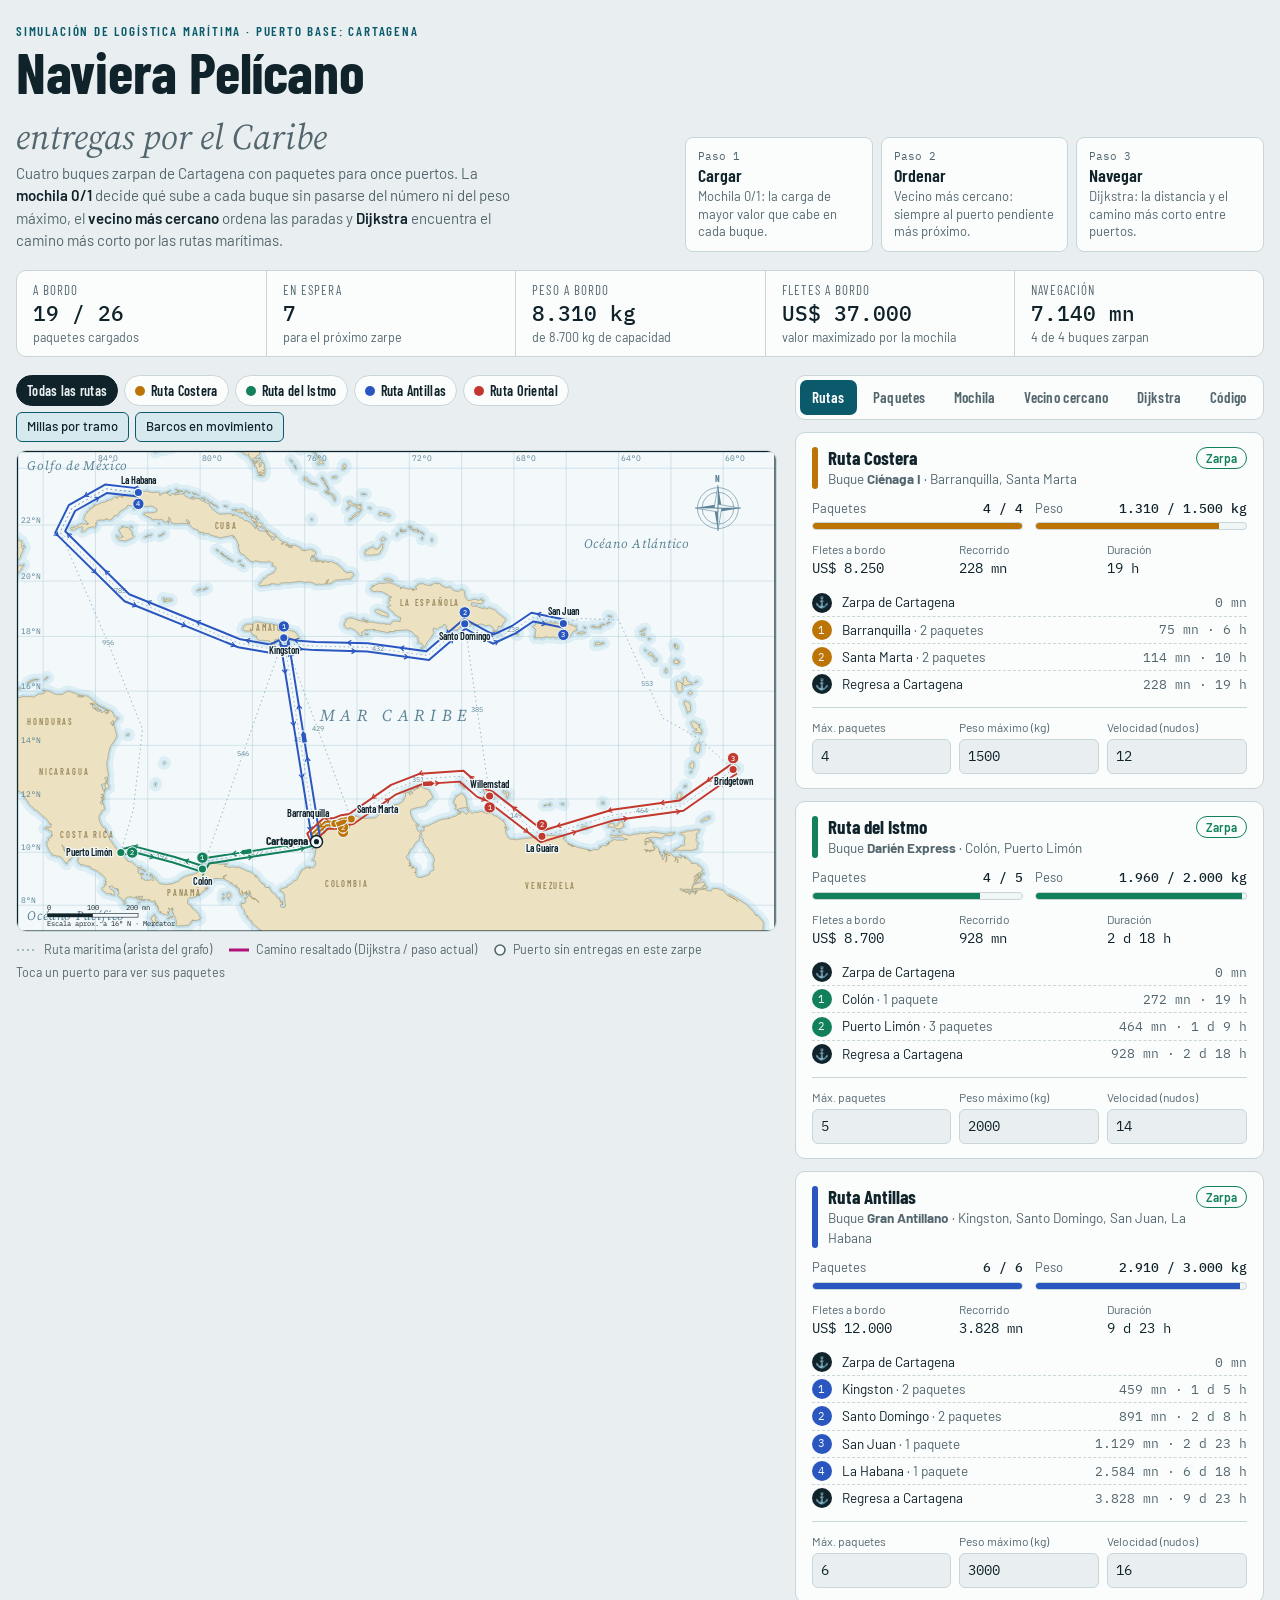
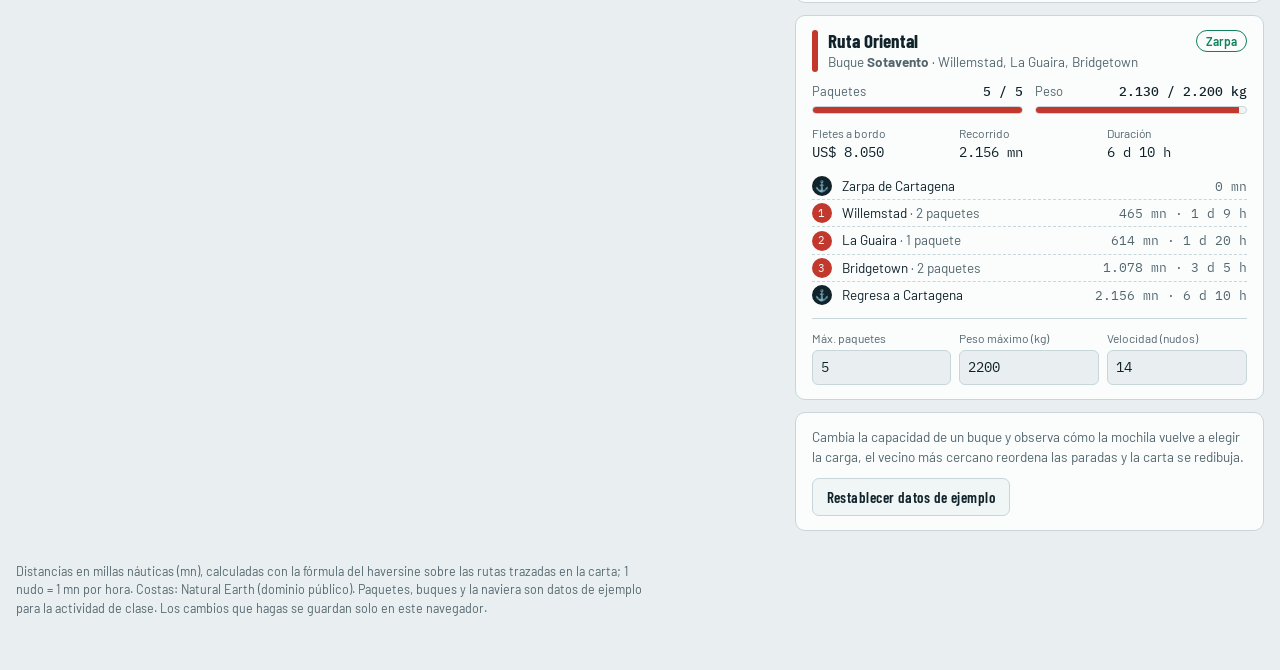
<file: Actividad Naviera Pelicano/Actividad Naviera Pelicano/naviera-pelicano.html>
<!doctype html>
<html lang="es">
<head>
<meta charset="utf-8">
<meta name="viewport" content="width=device-width, initial-scale=1, viewport-fit=cover">
<title>Simulador Naviera Pelícano</title>
<meta name="claude:viewport-fit-sides" content="cover">
<link rel="preconnect" href="https://fonts.googleapis.com">
<link rel="preconnect" href="https://fonts.gstatic.com" crossorigin>
<link rel="stylesheet" href="https://fonts.googleapis.com/css2?family=Barlow+Condensed:wght@500;600;700&family=Barlow:ital,wght@0,400;0,500;0,600;1,400&family=IBM+Plex+Mono:wght@400;500&family=Source+Serif+4:ital,wght@1,400;1,600&display=swap">
<style>
/* Layout: la carta náutica es la protagonista (columna ancha que se queda fija al desplazarse);
   a la derecha, la mesa de control con pestañas explica cada algoritmo. En pantallas angostas todo se apila. */
:root {
  --bg: #e9eff0;
  --surface: #fbfdfd;
  --surface-2: #f0f5f6;
  --ink: #10222a;
  --muted: #53666e;
  --line: #c8d5d9;
  --accent: #0b5a6b;
  --accent-ink: #ffffff;
  --accent-soft: #d5e9ee;
  --overprint: #b0127a;
  --sea: #f3f9fb;
  --shoal-1: #ddeef4;
  --shoal-2: #c4dfea;
  --land: #ece2c2;
  --land-edge: #9c8a5c;
  --grid: #a9c6d3;
  --grid-ink: #5c8496;
  --halo: #f3f9fb;
  --r-costera: #bd7406;
  --r-istmo: #12805a;
  --r-antillas: #2a56c0;
  --r-oriental: #c2382d;
  --ok: #12805a;
  --wait: #a35f00;
  --f-display: "Barlow Condensed", "Arial Narrow", system-ui, sans-serif;
  --f-body: "Barlow", system-ui, -apple-system, "Segoe UI", sans-serif;
  --f-serif: "Source Serif 4", Georgia, "Times New Roman", serif;
  --f-mono: "IBM Plex Mono", ui-monospace, Consolas, monospace;
}
@media (prefers-color-scheme: dark) {
  :root:not([data-theme="light"]) {
    --bg: #0a1316; --surface: #101d22; --surface-2: #15272e; --ink: #e2ecee; --muted: #93a8ae; --line: #243a41;
    --accent: #5cc2d6; --accent-ink: #062027; --accent-soft: #15353d; --overprint: #ff5cc6;
    --sea: #0d1c23; --shoal-1: #10252e; --shoal-2: #143140; --land: #2a3127; --land-edge: #5a6650;
    --grid: #1d3a46; --grid-ink: #6f94a2; --halo: #0d1c23;
    --r-costera: #f0a73a; --r-istmo: #3cc68e; --r-antillas: #7fa3ff; --r-oriental: #ff7466;
    --ok: #3cc68e; --wait: #f0a73a;
    color-scheme: dark;
  }
}
:root[data-theme="dark"] {
  --bg: #0a1316; --surface: #101d22; --surface-2: #15272e; --ink: #e2ecee; --muted: #93a8ae; --line: #243a41;
  --accent: #5cc2d6; --accent-ink: #062027; --accent-soft: #15353d; --overprint: #ff5cc6;
  --sea: #0d1c23; --shoal-1: #10252e; --shoal-2: #143140; --land: #2a3127; --land-edge: #5a6650;
  --grid: #1d3a46; --grid-ink: #6f94a2; --halo: #0d1c23;
  --r-costera: #f0a73a; --r-istmo: #3cc68e; --r-antillas: #7fa3ff; --r-oriental: #ff7466;
  --ok: #3cc68e; --wait: #f0a73a;
  color-scheme: dark;
}

*, *::before, *::after { box-sizing: border-box; }
body { background: var(--bg); color: var(--ink); font-family: var(--f-body); font-size: 15px; line-height: 1.5; }
button, input, select { font: inherit; color: inherit; }
:focus-visible { outline: 2px solid var(--accent); outline-offset: 2px; }

.pagina {
  max-width: 1500px; margin: 0 auto; display: grid; gap: 18px;
  padding-block: 22px 40px;
  padding-left: max(16px, env(safe-area-inset-left, 0px));
  padding-right: max(16px, env(safe-area-inset-right, 0px));
}

/* Cabecera */
.cabecera { display: grid; grid-template-columns: minmax(0, 1.1fr) minmax(0, 1fr); gap: 20px 32px; align-items: end; }
.eyebrow { margin: 0; font-family: var(--f-display); font-weight: 600; font-size: 13px; letter-spacing: .14em; text-transform: uppercase; color: var(--accent); }
h1 { margin: 2px 0 8px; font-family: var(--f-display); font-weight: 700; font-size: clamp(36px, 5vw, 58px); line-height: .95; letter-spacing: -.005em; text-wrap: balance; }
h1 em { font-family: var(--f-serif); font-style: italic; font-weight: 400; color: var(--muted); font-size: .62em; letter-spacing: 0; }
.bajada { margin: 0; max-width: 64ch; color: var(--muted); }
.bajada b { color: var(--ink); font-weight: 600; }
.flujo { list-style: none; margin: 0; padding: 0; display: grid; grid-template-columns: repeat(3, minmax(0, 1fr)); gap: 8px; }
.flujo button {
  width: 100%; height: 100%; text-align: left; cursor: pointer; display: grid; gap: 2px; align-content: start;
  padding: 10px 12px; border: 1px solid var(--line); border-radius: 8px; background: var(--surface);
}
.flujo button:hover { border-color: var(--accent); }
.flujo .n { font-family: var(--f-mono); font-size: 11px; color: var(--muted); }
.flujo .t { font-family: var(--f-display); font-weight: 600; font-size: 18px; line-height: 1.1; }
.flujo .d { font-size: 13px; color: var(--muted); line-height: 1.35; }

/* Resumen */
.kpis { display: grid; grid-template-columns: repeat(5, minmax(0, 1fr)); background: var(--surface); border: 1px solid var(--line); border-radius: 10px; }
.kpi { padding: 10px 16px; display: grid; gap: 0; min-width: 0; }
.kpi + .kpi { border-left: 1px solid var(--line); }
.kpi span { font-family: var(--f-display); font-size: 13px; letter-spacing: .08em; text-transform: uppercase; color: var(--muted); }
.kpi b { font-family: var(--f-mono); font-weight: 500; font-size: 21px; font-variant-numeric: tabular-nums; line-height: 1.3; }
.kpi small { color: var(--muted); font-size: 12.5px; }

/* Tablero */
.tablero { display: grid; grid-template-columns: minmax(0, 1.62fr) minmax(0, 1fr); gap: 18px; align-items: start; }
.col-mapa { position: sticky; top: calc(env(safe-area-inset-top, 0px) + 12px); display: grid; gap: 8px; min-width: 0; }
.col-panel { min-width: 0; display: grid; gap: 12px; }

.mapa-barra { display: flex; flex-wrap: wrap; gap: 6px 10px; align-items: center; justify-content: space-between; }
.chips { display: flex; flex-wrap: wrap; gap: 6px; }
.chip {
  display: inline-flex; align-items: center; gap: 6px; cursor: pointer;
  padding: 4px 10px; border-radius: 999px; border: 1px solid var(--line); background: var(--surface);
  font-family: var(--f-display); font-weight: 600; font-size: 14px; letter-spacing: .02em;
}
.chip i { width: 10px; height: 10px; border-radius: 50%; background: var(--c, var(--muted)); }
.chip[aria-pressed="true"] { background: var(--ink); color: var(--bg); border-color: var(--ink); }
.interruptores { display: flex; gap: 6px; flex-wrap: wrap; }
.boton-sec {
  cursor: pointer; padding: 4px 10px; border-radius: 6px; border: 1px solid var(--line); background: var(--surface);
  font-size: 13px; font-weight: 500; display: inline-flex; gap: 6px; align-items: center;
}
.boton-sec[aria-pressed="true"] { background: var(--accent-soft); border-color: var(--accent); }

.mapa-marco { border: 1px solid var(--line); border-radius: 10px; background: var(--sea); overflow: hidden; }
.mapa-scroll { overflow-x: auto; }
.mapa-lienzo { position: relative; min-width: 680px; }
#mapa { display: block; width: 100%; height: auto; user-select: none; }

/* Carta náutica (SVG) */
.mar { fill: var(--sea); }
.bajo-1 { fill: var(--shoal-1); stroke: var(--shoal-1); stroke-width: 16; stroke-linejoin: round; }
.bajo-2 { fill: var(--shoal-2); stroke: var(--shoal-2); stroke-width: 6; stroke-linejoin: round; }
.tierra { fill: var(--land); stroke: var(--land-edge); stroke-width: .7; stroke-linejoin: round; }
.reticula { stroke: var(--grid); stroke-width: .6; }
.ret-txt { fill: var(--grid-ink); font-family: var(--f-mono); font-size: 10px; }
.marco { fill: none; stroke: var(--ink); stroke-width: 1.5; }
.agua-txt { fill: var(--grid-ink); font-family: var(--f-serif); font-style: italic; font-size: 17px; letter-spacing: .06em; }
.agua-txt.grande { font-size: 22px; letter-spacing: .32em; }
.pais-txt { fill: var(--land-edge); font-family: var(--f-display); font-weight: 600; font-size: 11px; letter-spacing: .22em; }
.rosa-anillo { fill: none; stroke: var(--grid-ink); stroke-width: .8; }
.rosa-punta { fill: var(--grid-ink); }
.rosa-punta.clara { fill: var(--sea); stroke: var(--grid-ink); stroke-width: .8; }
.rosa-txt { fill: var(--grid-ink); font-family: var(--f-display); font-weight: 700; font-size: 12px; }
.escala-a { fill: var(--ink); }
.escala-b { fill: var(--sea); stroke: var(--ink); stroke-width: .8; }
.escala-txt { fill: var(--ink); font-family: var(--f-mono); font-size: 9.5px; }

.conexion { fill: none; stroke: var(--grid-ink); stroke-width: 1; stroke-dasharray: 2 4; opacity: .75; }
.dist-txt { fill: var(--grid-ink); font-family: var(--f-mono); font-size: 9.5px; paint-order: stroke; stroke: var(--halo); stroke-width: 3px; stroke-linejoin: round; }

.ruta { transition: opacity .25s; }
.ruta.atenuada { opacity: .13; }
.ruta-linea { fill: none; stroke: var(--c); stroke-width: 2.6; stroke-linecap: round; stroke-linejoin: round; }
.ruta-flecha { fill: none; stroke: var(--c); stroke-width: 1.6; stroke-linecap: round; stroke-linejoin: round; }
.barco path { fill: var(--c); stroke: var(--halo); stroke-width: 1.2; }

.resalte-casco { fill: none; stroke: var(--halo); stroke-width: 8; stroke-linecap: round; stroke-linejoin: round; }
.resalte { fill: none; stroke: var(--overprint); stroke-width: 3.6; stroke-linecap: round; stroke-linejoin: round; }
.resalte.candidato { stroke-width: 1.8; stroke-dasharray: 5 4; }
.resalte.hecho { stroke: var(--c); stroke-width: 3.2; }
.resalte-anillo { fill: none; stroke: var(--overprint); stroke-width: 2.2; }
.resalte-txt { fill: var(--overprint); font-family: var(--f-mono); font-weight: 500; font-size: 11px; paint-order: stroke; stroke: var(--halo); stroke-width: 3.5px; stroke-linejoin: round; }

.puerto { cursor: pointer; outline: none; }
.puerto-zona { fill: transparent; }
.puerto-punto { stroke: var(--halo); stroke-width: 1.6; }
.puerto-punto.vacio { fill: var(--sea); stroke: var(--c); stroke-width: 1.8; }
.puerto:hover .puerto-punto, .puerto:focus-visible .puerto-punto { stroke: var(--ink); stroke-width: 2; }
.puerto-txt { fill: var(--ink); font-family: var(--f-display); font-weight: 600; font-size: 13.5px; paint-order: stroke; stroke: var(--halo); stroke-width: 3.5px; stroke-linejoin: round; }
.puerto-txt.base { font-weight: 700; font-size: 15.5px; }
.puerto-txt tspan.d { fill: var(--overprint); font-family: var(--f-mono); font-weight: 500; font-size: 11px; }
.base-anillo { fill: var(--halo); stroke: var(--ink); stroke-width: 2; }
.base-centro { fill: var(--ink); }
.parada circle { fill: var(--c); stroke: var(--halo); stroke-width: 1.3; }
.parada text { fill: var(--halo); font-family: var(--f-mono); font-weight: 500; font-size: 9.5px; text-anchor: middle; }

.popover {
  position: absolute; z-index: 3; width: 290px; max-width: calc(100% - 16px);
  background: var(--surface); color: var(--ink); border: 1px solid var(--line); border-radius: 10px;
  box-shadow: 0 10px 30px rgb(0 0 0 / .18); padding: 12px 14px; font-size: 13.5px;
}
.popover h4 { margin: 0; font-family: var(--f-display); font-size: 20px; line-height: 1.1; padding-right: 24px; }
.popover h4 small { font-family: var(--f-body); font-weight: 400; font-size: 13px; color: var(--muted); }
.popover p { margin: 6px 0 0; }
.popover ul { list-style: none; margin: 8px 0 0; padding: 0; display: grid; gap: 4px; }
.popover li { display: grid; grid-template-columns: auto minmax(0, 1fr) auto; gap: 8px; align-items: baseline; }
.popover .cerrar { position: absolute; top: 6px; right: 6px; border: 0; background: none; cursor: pointer; font-size: 18px; line-height: 1; padding: 4px 6px; color: var(--muted); }

.leyenda { display: flex; flex-wrap: wrap; gap: 4px 16px; font-size: 12.5px; color: var(--muted); }
.leyenda span { display: inline-flex; align-items: center; gap: 6px; }
.leyenda svg { flex: none; }

/* Panel */
.pestanas { display: flex; flex-wrap: wrap; gap: 4px; background: var(--surface); border: 1px solid var(--line); border-radius: 10px; padding: 4px; }
.pestanas button {
  flex: 1 1 auto; cursor: pointer; border: 0; background: none; border-radius: 7px; padding: 6px 10px;
  font-family: var(--f-display); font-weight: 600; font-size: 15px; letter-spacing: .02em; color: var(--muted);
}
.pestanas button[aria-selected="true"] { background: var(--accent); color: var(--accent-ink); }
.pestanas button:hover:not([aria-selected="true"]) { color: var(--ink); background: var(--surface-2); }

#panel { display: grid; gap: 12px; min-width: 0; }
.bloque { background: var(--surface); border: 1px solid var(--line); border-radius: 10px; padding: 14px 16px; display: grid; gap: 10px; min-width: 0; }
.bloque > * { margin: 0; }
.bloque h2 { font-family: var(--f-display); font-weight: 700; font-size: 22px; line-height: 1.1; text-wrap: balance; }
.bloque h3 { font-family: var(--f-display); font-weight: 700; font-size: 19px; line-height: 1.15; display: flex; align-items: center; gap: 8px; }
.bloque h3 .marca { width: 12px; height: 12px; border-radius: 3px; background: var(--c); flex: none; }
.nota { color: var(--muted); font-size: 13.5px; }
.formula { font-family: var(--f-mono); font-size: 12.5px; background: var(--surface-2); border-radius: 8px; padding: 10px 12px; overflow-x: auto; white-space: pre; line-height: 1.6; }

.tr-cab { display: grid; grid-template-columns: auto minmax(0, 1fr) auto; gap: 10px; align-items: start; }
.tr-cab .marca { width: 6px; align-self: stretch; border-radius: 3px; background: var(--c); }
.tr-cab h3 { margin: 0; }
.tr-cab p { margin: 0; color: var(--muted); font-size: 13.5px; }
.pill { display: inline-block; padding: 1px 9px; border-radius: 999px; font-size: 12px; font-weight: 600; white-space: nowrap; border: 1px solid currentColor; }
.pill.ok { color: var(--ok); }
.pill.espera { color: var(--wait); }

.medidores { display: grid; grid-template-columns: repeat(2, minmax(0, 1fr)); gap: 12px; }
.medidor { display: grid; gap: 4px; }
.medidor .fila { display: flex; justify-content: space-between; gap: 8px; font-size: 13px; color: var(--muted); }
.medidor .fila b { color: var(--ink); font-family: var(--f-mono); font-weight: 500; font-variant-numeric: tabular-nums; }
.barra { height: 8px; border-radius: 4px; background: var(--surface-2); border: 1px solid var(--line); overflow: hidden; }
.barra i { display: block; height: 100%; background: var(--c); }

.cifras { display: grid; grid-template-columns: repeat(3, minmax(0, 1fr)); gap: 8px; margin: 0; }
.cifras div { min-width: 0; }
.cifras dt { font-size: 12px; color: var(--muted); }
.cifras dd { margin: 0; font-family: var(--f-mono); font-size: 14px; font-variant-numeric: tabular-nums; }

.itinerario { list-style: none; margin: 0; padding: 0; display: grid; gap: 0; font-size: 13.5px; }
.itinerario li { display: grid; grid-template-columns: 22px minmax(0, 1fr) auto; gap: 8px; align-items: center; padding: 3px 0; border-top: 1px dashed var(--line); }
.itinerario li:first-child { border-top: 0; }
.itinerario .num { width: 20px; height: 20px; border-radius: 50%; display: grid; place-items: center; background: var(--c); color: var(--halo); font-family: var(--f-mono); font-size: 11px; }
.itinerario .num.base { background: var(--ink); color: var(--bg); }
.itinerario .t { font-family: var(--f-mono); font-size: 12.5px; color: var(--muted); font-variant-numeric: tabular-nums; text-align: right; }

.ajustes { display: grid; grid-template-columns: repeat(3, minmax(0, 1fr)); gap: 8px; padding-top: 10px; border-top: 1px solid var(--line); }
.campo { display: grid; gap: 3px; font-size: 12px; color: var(--muted); min-width: 0; }
.campo input, .campo select {
  width: 100%; min-width: 0; padding: 6px 8px; border-radius: 6px; border: 1px solid var(--line); background: var(--bg);
  color: var(--ink); font-size: 14px; font-family: var(--f-mono);
}
.campo select { font-family: var(--f-body); }

.form-paquete { display: grid; grid-template-columns: minmax(0, 1.6fr) minmax(0, 1.3fr) minmax(0, .8fr) minmax(0, .8fr); gap: 8px; align-items: end; }
.form-paquete .acciones { grid-column: 1 / -1; display: flex; gap: 10px; align-items: center; flex-wrap: wrap; }
.boton {
  cursor: pointer; border: 0; border-radius: 7px; padding: 7px 14px; background: var(--accent); color: var(--accent-ink);
  font-family: var(--f-display); font-weight: 600; font-size: 15px; letter-spacing: .03em;
}
.boton.claro { background: var(--surface-2); color: var(--ink); border: 1px solid var(--line); }
.boton:disabled { opacity: .45; cursor: not-allowed; }
.error { color: var(--r-oriental); font-size: 13px; }

.tabla-wrap { overflow-x: auto; border: 1px solid var(--line); border-radius: 8px; }
table { border-collapse: collapse; width: 100%; font-size: 13px; }
th, td { padding: 6px 8px; text-align: left; border-bottom: 1px solid var(--line); vertical-align: top; }
th { font-family: var(--f-display); font-weight: 600; font-size: 13px; letter-spacing: .04em; color: var(--muted); background: var(--surface-2); white-space: nowrap; position: sticky; top: 0; }
tbody tr:last-child td { border-bottom: 0; }
td.num, th.num { text-align: right; font-family: var(--f-mono); font-variant-numeric: tabular-nums; white-space: nowrap; }
td .sub { display: block; color: var(--muted); font-size: 12px; }
tr.no td { color: var(--muted); }
tr.elegida td { background: color-mix(in srgb, var(--overprint) 9%, transparent); }
.ok-txt { color: var(--ok); font-weight: 600; }
.espera-txt { color: var(--wait); font-weight: 600; }
.ruta-tag { display: inline-flex; align-items: center; gap: 5px; white-space: nowrap; }
.ruta-tag i { width: 8px; height: 8px; border-radius: 50%; background: var(--c); }
.quitar { cursor: pointer; border: 1px solid var(--line); background: none; border-radius: 5px; padding: 1px 7px; font-size: 12px; color: var(--muted); }
.quitar:hover { color: var(--r-oriental); border-color: var(--r-oriental); }
.camino { font-size: 12px; color: var(--muted); }

.comparacion { display: grid; grid-template-columns: repeat(2, minmax(0, 1fr)); gap: 8px; }
.comparacion div { border: 1px solid var(--line); border-radius: 8px; padding: 8px 10px; display: grid; }
.comparacion div.gana { border-color: var(--overprint); }
.comparacion span { font-size: 12px; color: var(--muted); }
.comparacion b { font-family: var(--f-mono); font-weight: 500; font-size: 17px; }
.comparacion small { color: var(--muted); font-size: 12px; }

.selector { display: grid; grid-template-columns: repeat(2, minmax(0, 1fr)); gap: 8px; }
.resultado { border-left: 3px solid var(--overprint); padding: 6px 0 6px 12px; display: grid; gap: 2px; }
.resultado b { font-family: var(--f-mono); font-weight: 500; font-size: 20px; }
.resultado span { color: var(--muted); font-size: 13.5px; }

.paso-nav { display: flex; align-items: center; gap: 8px; flex-wrap: wrap; }
.paso-nav .cont { font-family: var(--f-mono); font-size: 13px; color: var(--muted); margin-right: auto; }
.rutas-elegir { display: flex; flex-wrap: wrap; gap: 6px; }

details summary { cursor: pointer; font-weight: 600; }
pre.codigo { margin: 0; font-family: var(--f-mono); font-size: 12px; line-height: 1.55; background: var(--surface-2); border-radius: 8px; padding: 12px; overflow-x: auto; tab-size: 2; }

.pie { color: var(--muted); font-size: 12.5px; max-width: 90ch; }

@media (max-width: 1120px) {
  .tablero { grid-template-columns: minmax(0, 1fr); }
  .col-mapa { position: static; }
}
@media (max-width: 880px) {
  .cabecera { grid-template-columns: minmax(0, 1fr); }
  .kpis { grid-template-columns: repeat(2, minmax(0, 1fr)); }
  .kpi + .kpi { border-left: 0; }
  .kpi { border-top: 1px solid var(--line); }
  .kpi:nth-child(-n+2) { border-top: 0; }
  .kpi:nth-child(even) { border-left: 1px solid var(--line); }
  .kpi:last-child:nth-child(odd) { grid-column: 1 / -1; }
}
@media (max-width: 560px) {
  .flujo { grid-template-columns: minmax(0, 1fr); }
  .form-paquete, .ajustes, .selector, .medidores, .cifras { grid-template-columns: minmax(0, 1fr) minmax(0, 1fr); }
  .form-paquete .ancho { grid-column: 1 / -1; }
}
@media (prefers-reduced-motion: reduce) {
  .ruta { transition: none; }
}
</style>
<style>body{margin:0}[hidden]{display:none!important}</style>
</head>
<body>


<div class="pagina">
  <header class="cabecera">
    <div>
      <p class="eyebrow">Simulación de logística marítima · Puerto base: Cartagena</p>
      <h1>Naviera Pelícano <em>entregas por el Caribe</em></h1>
      <p class="bajada">Cuatro buques zarpan de Cartagena con paquetes para once puertos. La <b>mochila 0/1</b> decide qué sube a cada buque sin pasarse del número ni del peso máximo, el <b>vecino más cercano</b> ordena las paradas y <b>Dijkstra</b> encuentra el camino más corto por las rutas marítimas.</p>
    </div>
    <ol class="flujo" aria-label="Cómo se planifica un zarpe">
      <li><button type="button" data-ir="mochila"><span class="n">Paso 1</span><span class="t">Cargar</span><span class="d">Mochila 0/1: la carga de mayor valor que cabe en cada buque.</span></button></li>
      <li><button type="button" data-ir="vecino"><span class="n">Paso 2</span><span class="t">Ordenar</span><span class="d">Vecino más cercano: siempre al puerto pendiente más próximo.</span></button></li>
      <li><button type="button" data-ir="dijkstra"><span class="n">Paso 3</span><span class="t">Navegar</span><span class="d">Dijkstra: la distancia y el camino más corto entre puertos.</span></button></li>
    </ol>
  </header>

  <section class="kpis" id="kpis" aria-label="Resumen del zarpe"></section>

  <main class="tablero">
    <section class="col-mapa" aria-label="Carta náutica">
      <div class="mapa-barra">
        <div class="chips" id="chips" role="group" aria-label="Filtrar por ruta"></div>
        <div class="interruptores">
          <button type="button" class="boton-sec" id="t-dist" aria-pressed="true">Millas por tramo</button>
          <button type="button" class="boton-sec" id="t-animar" aria-pressed="true">Barcos en movimiento</button>
        </div>
      </div>
      <div class="mapa-marco">
        <div class="mapa-scroll">
          <div class="mapa-lienzo" id="lienzo">
            <svg id="mapa" xmlns="http://www.w3.org/2000/svg" role="img" aria-label="Carta náutica del mar Caribe con los puertos y las rutas de la naviera">
              <g id="g-base"></g>
              <g id="g-conex"></g>
              <g id="g-rutas"></g>
              <g id="g-resalte"></g>
              <g id="g-puertos"></g>
              <g id="g-barcos"></g>
            </svg>
            <div class="popover" id="popover" hidden></div>
          </div>
        </div>
      </div>
      <div class="leyenda" id="leyenda">
        <span><svg width="22" height="8" aria-hidden="true"><line x1="1" y1="4" x2="21" y2="4" stroke="var(--grid-ink)" stroke-dasharray="2 3"/></svg>Ruta marítima (arista del grafo)</span>
        <span><svg width="22" height="8" aria-hidden="true"><line x1="1" y1="4" x2="21" y2="4" stroke="var(--overprint)" stroke-width="3"/></svg>Camino resaltado (Dijkstra / paso actual)</span>
        <span><svg width="14" height="14" aria-hidden="true"><circle cx="7" cy="7" r="5" fill="var(--sea)" stroke="var(--muted)" stroke-width="1.6"/></svg>Puerto sin entregas en este zarpe</span>
        <span>Toca un puerto para ver sus paquetes</span>
      </div>
    </section>

    <section class="col-panel" aria-label="Mesa de control">
      <nav class="pestanas" role="tablist" id="pestanas">
        <button type="button" role="tab" data-pestana="rutas">Rutas</button>
        <button type="button" role="tab" data-pestana="paquetes">Paquetes</button>
        <button type="button" role="tab" data-pestana="mochila">Mochila</button>
        <button type="button" role="tab" data-pestana="vecino">Vecino cercano</button>
        <button type="button" role="tab" data-pestana="dijkstra">Dijkstra</button>
        <button type="button" role="tab" data-pestana="codigo">Código</button>
      </nav>
      <div id="panel" role="tabpanel"></div>
    </section>
  </main>

  <p class="pie">Distancias en millas náuticas (mn), calculadas con la fórmula del haversine sobre las rutas trazadas en la carta; 1 nudo = 1 mn por hora. Costas: Natural Earth (dominio público). Paquetes, buques y la naviera son datos de ejemplo para la actividad de clase. Los cambios que hagas se guardan solo en este navegador.</p>
</div>

<script>
/* =====================================================================
   1. DATOS DEL PROBLEMA
   ===================================================================== */

// Puertos (nodos del grafo). lon/lat en grados; "etiqueta" = lado donde se escribe el nombre en la carta.
const PUERTOS = [
  { id: 'CTG', nombre: 'Cartagena',     pais: 'Colombia',            lon: -75.55, lat: 10.40, etiqueta: 'w' },
  { id: 'BAQ', nombre: 'Barranquilla',  pais: 'Colombia',            lon: -74.85, lat: 11.08, etiqueta: 'nw' },
  { id: 'SMR', nombre: 'Santa Marta',   pais: 'Colombia',            lon: -74.22, lat: 11.25, etiqueta: 'ne' },
  { id: 'COL', nombre: 'Colón',         pais: 'Panamá',              lon: -79.91, lat: 9.37,  etiqueta: 's' },
  { id: 'LIM', nombre: 'Puerto Limón',  pais: 'Costa Rica',          lon: -83.03, lat: 9.99,  etiqueta: 'w' },
  { id: 'KIN', nombre: 'Kingston',      pais: 'Jamaica',             lon: -76.80, lat: 17.95, etiqueta: 's' },
  { id: 'HAV', nombre: 'La Habana',     pais: 'Cuba',                lon: -82.36, lat: 23.15, etiqueta: 'n' },
  { id: 'SDQ', nombre: 'Santo Domingo', pais: 'República Dominicana', lon: -69.88, lat: 18.46, etiqueta: 's' },
  { id: 'SJU', nombre: 'San Juan',      pais: 'Puerto Rico',         lon: -66.11, lat: 18.47, etiqueta: 'n' },
  { id: 'WIL', nombre: 'Willemstad',    pais: 'Curazao',             lon: -68.93, lat: 12.11, etiqueta: 'n' },
  { id: 'LGU', nombre: 'La Guaira',     pais: 'Venezuela',           lon: -66.93, lat: 10.60, etiqueta: 's' },
  { id: 'BGI', nombre: 'Bridgetown',    pais: 'Barbados',            lon: -59.62, lat: 13.10, etiqueta: 's' },
];
const BASE = 'CTG';

// Rutas marítimas (aristas del grafo, no dirigidas). "via" son puntos de paso para rodear la costa.
const CONEXIONES = [
  { a: 'CTG', b: 'BAQ', via: [[-75.66, 10.66], [-75.2, 11.08]] },
  { a: 'BAQ', b: 'SMR', via: [[-74.55, 11.2]] },
  { a: 'CTG', b: 'COL', via: [[-76.3, 10.2], [-78.6, 9.85], [-79.72, 9.68]] },
  { a: 'COL', b: 'LIM', via: [[-81.0, 9.72], [-82.55, 10.12]] },
  { a: 'CTG', b: 'KIN', via: [] },
  { a: 'SMR', b: 'KIN', via: [] },
  { a: 'COL', b: 'KIN', via: [] },
  { a: 'KIN', b: 'HAV', via: [[-76.8, 17.78], [-77.3, 17.55], [-78.5, 17.75], [-82.8, 19.4], [-85.35, 21.75], [-84.9, 22.6], [-83.6, 23.28]] },
  { a: 'LIM', b: 'HAV', via: [[-82.55, 11.6], [-82.2, 14.6], [-83.4, 17.5], [-85.35, 21.75], [-84.9, 22.6], [-83.6, 23.28]] },
  { a: 'KIN', b: 'SDQ', via: [[-76.78, 17.8], [-76.3, 17.7], [-75.6, 17.65], [-73.6, 17.6], [-71.3, 17.3]] },
  { a: 'SDQ', b: 'SJU', via: [[-68.8, 17.9], [-68.0, 18.25], [-67.3, 18.7]] },
  { a: 'SDQ', b: 'WIL', via: [] },
  { a: 'SMR', b: 'WIL', via: [[-72.6, 12.35], [-71.55, 12.75], [-70.0, 12.85], [-69.3, 12.25]] },
  { a: 'WIL', b: 'LGU', via: [] },
  { a: 'LGU', b: 'BGI', via: [[-64.2, 11.4], [-61.6, 11.75]] },
  { a: 'SJU', b: 'BGI', via: [[-65.5, 18.65], [-64.0, 18.6], [-62.3, 15.0], [-60.95, 14.27]] },
];

// Rutas de la naviera: cada una tiene un buque, los puertos que atiende y su capacidad.
const RUTAS_BASE = [
  { id: 'costera',  nombre: 'Ruta Costera',   buque: 'Ciénaga I',      puertos: ['BAQ', 'SMR'],               maxPaquetes: 4, pesoMax: 1500, nudos: 12 },
  { id: 'istmo',    nombre: 'Ruta del Istmo', buque: 'Darién Express', puertos: ['COL', 'LIM'],               maxPaquetes: 5, pesoMax: 2000, nudos: 14 },
  { id: 'antillas', nombre: 'Ruta Antillas',  buque: 'Gran Antillano', puertos: ['KIN', 'SDQ', 'SJU', 'HAV'], maxPaquetes: 6, pesoMax: 3000, nudos: 16 },
  { id: 'oriental', nombre: 'Ruta Oriental',  buque: 'Sotavento',      puertos: ['WIL', 'LGU', 'BGI'],        maxPaquetes: 5, pesoMax: 2200, nudos: 14 },
];

// Paquetes: nombre, puerto destino, peso (kg) y valor del flete (US$). La ruta sale del destino.
const PAQUETES_BASE = [
  { codigo: 'PK-101', nombre: 'Café de origen',             destino: 'SMR', peso: 420, valor: 1850 },
  { codigo: 'PK-102', nombre: 'Repuestos de motor',         destino: 'BAQ', peso: 780, valor: 2300 },
  { codigo: 'PK-103', nombre: 'Medicamentos refrigerados',  destino: 'BAQ', peso: 150, valor: 2900 },
  { codigo: 'PK-104', nombre: 'Textiles de algodón',        destino: 'SMR', peso: 380, valor: 900 },
  { codigo: 'PK-105', nombre: 'Cacao en grano',             destino: 'BAQ', peso: 500, valor: 1400 },
  { codigo: 'PK-106', nombre: 'Equipos de cómputo',         destino: 'SMR', peso: 240, valor: 2100 },
  { codigo: 'PK-201', nombre: 'Flores frescas',             destino: 'COL', peso: 260, valor: 1700 },
  { codigo: 'PK-202', nombre: 'Maquinaria agrícola',        destino: 'LIM', peso: 900, valor: 3100 },
  { codigo: 'PK-203', nombre: 'Electrodomésticos',          destino: 'COL', peso: 540, valor: 1900 },
  { codigo: 'PK-204', nombre: 'Insumos médicos',            destino: 'LIM', peso: 180, valor: 1500 },
  { codigo: 'PK-205', nombre: 'Calzado de cuero',           destino: 'COL', peso: 330, valor: 1100 },
  { codigo: 'PK-206', nombre: 'Paneles solares',            destino: 'LIM', peso: 620, valor: 2400 },
  { codigo: 'PK-301', nombre: 'Repuestos navales',          destino: 'KIN', peso: 700, valor: 2600 },
  { codigo: 'PK-302', nombre: 'Arroz empacado',             destino: 'HAV', peso: 850, valor: 1300 },
  { codigo: 'PK-303', nombre: 'Medicinas genéricas',        destino: 'HAV', peso: 200, valor: 2800 },
  { codigo: 'PK-304', nombre: 'Materiales de construcción', destino: 'SDQ', peso: 950, valor: 2000 },
  { codigo: 'PK-305', nombre: 'Artesanías wayuu',           destino: 'SDQ', peso: 120, valor: 650 },
  { codigo: 'PK-306', nombre: 'Equipos electrónicos',       destino: 'SJU', peso: 300, valor: 2500 },
  { codigo: 'PK-307', nombre: 'Muebles de madera',          destino: 'KIN', peso: 640, valor: 1450 },
  { codigo: 'PK-308', nombre: 'Confitería',                 destino: 'SJU', peso: 410, valor: 1150 },
  { codigo: 'PK-401', nombre: 'Frutas tropicales',          destino: 'WIL', peso: 480, valor: 1350 },
  { codigo: 'PK-402', nombre: 'Herramientas',               destino: 'LGU', peso: 560, valor: 1700 },
  { codigo: 'PK-403', nombre: 'Cosméticos',                 destino: 'BGI', peso: 150, valor: 1900 },
  { codigo: 'PK-404', nombre: 'Papel y cartón',             destino: 'LGU', peso: 720, valor: 980 },
  { codigo: 'PK-405', nombre: 'Café especial',              destino: 'BGI', peso: 260, valor: 1600 },
  { codigo: 'PK-406', nombre: 'Llantas',                    destino: 'WIL', peso: 680, valor: 1500 },
];

/* =====================================================================
   2. ALGORITMOS
   ===================================================================== */

// Dijkstra: distancia mínima desde "origen" a todos los puertos del grafo.
function dijkstra(grafo, origen) {
  const dist = {}, previo = {}, fijados = new Set(), pasos = [];
  for (const nodo in grafo) { dist[nodo] = Infinity; previo[nodo] = null; }
  dist[origen] = 0;

  while (fijados.size < Object.keys(grafo).length) {
    // 1. Elegir el puerto no fijado con la menor distancia conocida
    let u = null;
    for (const nodo in grafo) {
      if (!fijados.has(nodo) && (u === null || dist[nodo] < dist[u])) u = nodo;
    }
    if (dist[u] === Infinity) break; // lo que queda es inalcanzable
    fijados.add(u);

    // 2. Relajar las aristas: ¿llegar a un vecino pasando por u es más corto?
    const cambios = [];
    for (const { destino, millas } of grafo[u]) {
      if (fijados.has(destino)) continue;
      const nueva = dist[u] + millas;
      if (nueva < dist[destino]) {
        cambios.push({ nodo: destino, antes: dist[destino], despues: nueva });
        dist[destino] = nueva;
        previo[destino] = u;
      }
    }
    pasos.push({ nodo: u, dist: dist[u], cambios });
  }
  return { dist, previo, pasos };
}

// Reconstruye el camino siguiendo los "previos" desde el destino hacia atrás.
function reconstruirCamino(previo, destino) {
  const camino = [];
  for (let nodo = destino; nodo !== null; nodo = previo[nodo]) camino.unshift(nodo);
  return camino;
}

// Vecino más cercano: desde el puerto actual, ir siempre al puerto pendiente más próximo.
// "distancia" es la matriz de distancias mínimas que entrega Dijkstra.
function vecinoMasCercano(origen, paradas, distancia) {
  const pendientes = [...paradas];
  const orden = [], pasos = [];
  let actual = origen, total = 0;

  while (pendientes.length > 0) {
    const candidatos = pendientes
      .map(puerto => ({ puerto, dist: distancia[actual][puerto] }))
      .sort((x, y) => x.dist - y.dist);
    const elegido = candidatos[0];
    pasos.push({ desde: actual, candidatos, elegido: elegido.puerto });

    total += elegido.dist;
    orden.push(elegido.puerto);
    pendientes.splice(pendientes.indexOf(elegido.puerto), 1);
    actual = elegido.puerto;
  }
  const regreso = orden.length ? distancia[actual][origen] : 0; // volver al puerto base
  return { orden, pasos, regreso, total: total + regreso };
}

// Mochila 0/1 con dos límites: peso máximo (kg) y cantidad máxima de paquetes.
// V(i, w, k) = máx( V(i-1, w, k), valor_i + V(i-1, w - peso_i, k - 1) )
function mochila(paquetes, pesoMax, maxPaquetes) {
  const W = pesoMax, K = maxPaquetes, ancho = K + 1;
  let V = new Float64Array((W + 1) * ancho); // V[w*ancho + k] = mejor valor con w kg y k paquetes
  const toma = [];                           // toma[i] marca las celdas donde conviene llevar el paquete i

  for (let i = 0; i < paquetes.length; i++) {
    const { peso, valor } = paquetes[i];
    const siguiente = V.slice();             // por defecto: NO llevar el paquete i
    const marca = new Uint8Array((W + 1) * ancho);
    for (let w = peso; w <= W; w++) {
      for (let k = 1; k <= K; k++) {
        const llevandolo = V[(w - peso) * ancho + (k - 1)] + valor;
        if (llevandolo > siguiente[w * ancho + k]) {
          siguiente[w * ancho + k] = llevandolo;
          marca[w * ancho + k] = 1;
        }
      }
    }
    V = siguiente;
    toma.push(marca);
  }

  // Reconstrucción: recorrer los paquetes hacia atrás y ver cuáles se tomaron
  const elegidos = [];
  let w = W, k = K;
  for (let i = paquetes.length - 1; i >= 0; i--) {
    if (toma[i][w * ancho + k]) {
      elegidos.unshift(paquetes[i]);
      w -= paquetes[i].peso;
      k -= 1;
    }
  }
  const peso = elegidos.reduce((s, p) => s + p.peso, 0);
  return { elegidos, valor: V[W * ancho + K], peso };
}

// Referencia para comparar: método voraz que toma primero los paquetes más caros.
function vorazPorValor(paquetes, pesoMax, maxPaquetes) {
  const elegidos = [];
  let peso = 0, valor = 0;
  for (const p of [...paquetes].sort((a, b) => b.valor - a.valor)) {
    if (elegidos.length < maxPaquetes && peso + p.peso <= pesoMax) {
      elegidos.push(p); peso += p.peso; valor += p.valor;
    }
  }
  return { elegidos, peso, valor };
}

// Referencia para comparar: mejor orden posible probando todas las permutaciones (pocas paradas).
function mejorOrden(origen, paradas, distancia) {
  if (paradas.length > 8) return null;
  let mejor = { total: Infinity, orden: [] };
  const probar = (actual, resto, orden, acumulado) => {
    if (acumulado >= mejor.total) return;
    if (!resto.length) {
      const total = acumulado + (orden.length ? distancia[actual][origen] : 0);
      if (total < mejor.total) mejor = { total, orden: [...orden] };
      return;
    }
    resto.forEach((p, i) => probar(p, resto.filter((_, j) => j !== i), [...orden, p], acumulado + distancia[actual][p]));
  };
  probar(origen, paradas, [], 0);
  return mejor;
}

/* =====================================================================
   3. GEOMETRÍA DE LA CARTA
   ===================================================================== */

const LAND = {"w":1000,"h":633.6,"d":"M328.8 685.7L325.5 685.5L326.7 684.6L327.8 682.4L330.8 681.2L333.3 681.7L333.8 680.0L335.5 679.0L336.4 677.5L336.3 675.7L334.0 671.9L332.7 667.5L332.2 668.4L328.1 661.8L328.3 657.9L330.6 660.0L331.7 657.9L331.8 656.1L331.1 654.9L331.9 654.3L332.4 654.8L331.7 652.9L332.9 648.7L330.6 646.2L330.7 644.3L328.8 643.3L327.3 644.0L327.2 645.1L326.2 645.3L326.5 643.6L324.4 639.6L321.6 637.8L320.8 638.9L320.6 636.5L322.4 634.5L320.8 631.1L320.8 632.0L317.7 628.5L316.3 627.9L315.7 626.8L313.2 625.2L310.1 622.1L309.8 620.0L309.1 620.0L308.8 619.0L308.1 619.1L306.2 617.4L305.0 615.3L304.6 615.8L304.4 613.6L303.6 613.7L303.5 614.4L303.3 612.3L300.3 609.6L300.8 608.0L299.0 604.3L296.7 601.7L295.3 596.8L296.3 595.3L296.7 596.4L299.2 596.8L301.6 594.8L302.1 592.8L299.8 590.0L301.5 589.8L301.0 589.0L301.5 588.6L302.6 589.4L303.5 589.3L305.5 584.7L306.1 586.5L308.6 587.6L310.2 590.6L311.7 590.6L312.8 591.5L313.3 591.2L311.6 590.0L314.3 590.7L315.9 592.0L316.2 593.2L317.3 593.3L318.0 594.8L319.4 594.3L318.4 594.3L313.9 590.1L309.6 588.8L308.0 584.8L308.6 584.3L307.1 582.9L307.4 581.0L306.4 580.5L306.1 579.5L305.7 579.3L305.9 580.5L306.7 581.2L307.1 584.5L305.9 582.9L304.9 582.6L303.9 584.7L302.0 585.5L301.6 584.5L303.4 584.0L302.6 580.0L302.1 580.5L302.9 581.4L302.6 583.6L302.1 583.8L301.5 583.1L302.0 581.9L301.5 581.4L300.8 583.3L300.2 583.4L299.5 581.9L297.7 584.0L296.9 580.2L296.4 580.5L296.3 579.7L297.1 584.0L297.9 585.1L296.9 587.2L294.8 585.2L294.6 583.1L294.1 584.0L293.6 583.2L293.7 581.2L292.0 578.8L293.7 578.8L293.1 578.3L293.0 576.7L290.8 576.2L291.1 575.4L289.5 575.7L289.0 575.1L289.1 571.9L289.0 573.6L287.9 574.1L286.9 572.8L285.1 572.4L284.3 570.0L282.8 568.7L282.9 570.1L281.4 570.4L280.2 567.8L273.0 564.4L273.1 561.8L272.1 561.1L273.5 560.7L274.1 559.7L275.0 560.1L276.7 558.9L274.8 559.9L274.1 559.4L271.7 561.1L272.8 562.7L271.9 564.2L269.9 563.2L269.2 563.8L261.2 563.5L259.2 564.0L258.0 565.1L257.5 566.1L258.2 567.6L256.3 565.4L256.5 567.7L253.6 568.1L253.2 569.0L251.6 568.5L251.9 569.2L250.6 569.4L249.9 570.4L250.1 574.5L247.4 576.6L249.0 577.3L251.6 575.9L251.7 576.5L249.1 578.6L246.0 579.6L245.8 580.6L243.7 581.8L242.4 583.4L237.1 586.7L232.0 588.6L229.9 588.8L228.0 588.0L225.2 591.2L224.7 596.0L225.7 597.6L229.4 599.2L231.0 602.9L236.5 607.4L239.6 611.5L241.6 615.4L240.8 617.7L236.7 618.8L234.1 619.1L232.5 618.4L230.8 618.8L232.5 618.8L229.0 620.4L229.4 622.5L228.0 622.9L226.3 625.1L211.3 626.2L210.8 625.3L209.3 624.7L210.7 621.1L209.7 620.0L210.0 618.3L208.0 615.9L208.8 614.3L207.7 613.1L207.9 612.7L205.4 610.6L205.9 609.7L206.7 609.8L205.3 608.7L205.9 607.7L204.9 607.6L204.0 606.5L204.8 605.3L206.2 605.0L206.2 604.6L205.2 605.0L205.1 601.9L203.8 603.8L203.2 603.1L203.8 604.3L200.2 603.6L200.0 602.6L199.4 602.4L199.9 602.7L199.5 603.3L200.8 604.2L201.2 606.2L199.4 608.4L199.4 607.4L198.4 607.4L199.4 608.6L198.4 608.6L198.9 609.3L200.1 608.9L200.2 609.3L200.2 611.4L199.4 612.4L196.9 611.0L192.3 610.3L191.4 609.1L188.8 608.9L188.7 608.4L190.0 607.6L188.7 607.2L188.3 607.9L187.1 607.2L187.3 606.6L186.6 605.6L187.3 603.9L186.2 603.9L186.2 602.9L185.5 602.7L185.7 601.2L186.3 601.5L185.7 600.5L186.0 599.3L185.2 599.5L185.1 600.7L183.1 596.9L182.8 598.1L182.5 597.8L181.9 596.2L183.6 596.5L181.1 592.2L180.6 592.9L181.0 593.6L180.0 594.5L174.0 592.2L174.8 590.7L173.2 592.2L171.9 591.2L170.3 591.5L168.4 590.7L167.5 593.3L167.0 593.3L167.5 591.5L166.0 591.9L164.8 591.2L165.3 590.7L164.8 588.2L166.1 586.9L164.6 587.0L164.1 588.3L162.9 588.0L162.7 586.9L160.4 587.2L160.6 588.1L158.6 588.8L157.5 588.2L158.0 587.6L157.5 586.5L156.4 587.9L156.8 589.0L156.2 589.2L149.7 587.6L144.5 588.6L142.6 590.0L142.1 591.2L142.3 594.1L143.1 596.5L142.1 598.0L141.0 597.3L141.4 595.2L139.0 591.2L132.7 586.0L134.7 583.3L133.2 580.9L134.4 579.7L132.2 579.2L131.8 577.3L132.7 578.7L133.7 578.0L132.1 576.6L129.6 577.1L129.0 576.2L127.0 575.5L126.5 573.7L124.8 573.0L123.4 573.9L121.3 574.0L121.2 574.7L121.6 574.5L124.0 578.3L128.0 580.0L127.7 581.6L128.5 583.6L128.0 585.7L124.8 584.7L124.3 584.3L125.2 584.5L124.0 583.8L124.0 584.3L122.0 583.4L118.0 583.3L112.6 578.2L112.5 577.1L113.5 575.5L114.9 575.0L116.3 572.1L118.0 571.4L116.9 571.1L115.8 571.6L117.8 569.3L116.7 567.8L118.0 568.3L116.2 567.1L117.2 565.1L116.1 562.4L112.8 558.9L111.5 558.7L111.6 557.8L110.8 557.0L109.0 556.3L106.3 553.7L97.3 550.1L97.7 549.4L96.3 547.7L95.5 547.4L96.3 548.1L95.5 548.0L87.6 545.6L85.0 545.8L84.3 544.7L83.8 544.5L84.0 545.1L82.2 543.8L80.6 541.2L80.1 541.2L80.1 539.8L81.6 536.6L78.4 533.1L78.9 531.7L78.1 531.0L78.2 530.2L74.1 530.2L76.2 529.5L72.5 528.5L68.5 524.9L66.3 524.2L66.7 523.6L65.9 523.0L62.9 523.2L61.7 522.7L60.8 521.8L61.1 520.9L59.0 519.1L60.4 521.4L61.2 524.6L60.7 525.5L63.7 527.5L62.6 527.8L66.3 530.1L69.1 531.1L70.4 530.9L72.0 532.1L71.4 533.0L72.2 534.0L71.2 534.7L73.6 535.0L70.6 537.6L70.4 538.6L68.8 538.0L69.1 539.4L66.8 540.7L65.2 544.5L58.6 535.7L53.7 533.7L52.4 534.2L50.9 533.3L46.0 532.5L45.7 530.6L42.1 526.2L39.3 518.9L40.1 518.1L38.8 516.6L40.3 514.6L41.0 514.8L42.2 513.3L41.1 511.0L41.9 510.0L42.7 510.4L44.8 509.8L45.5 508.3L47.2 507.2L46.4 506.4L44.8 507.6L45.8 506.6L45.3 506.4L46.0 505.2L46.0 501.7L44.3 500.6L42.4 500.8L41.3 499.6L41.6 499.2L36.4 497.7L39.3 496.6L38.7 495.8L40.8 495.8L41.6 497.3L41.9 496.1L44.4 496.4L44.9 494.5L43.2 493.1L44.2 492.5L45.5 492.9L45.8 492.0L41.8 490.0L41.3 488.1L37.0 483.0L34.6 481.8L26.1 473.8L22.8 472.5L21.5 470.4L17.4 467.2L12.8 460.0L10.7 457.9L7.8 451.8L-0.1 446.7L-3.5 443.9L-5.8 442.8L-6.0 442.0L-3.4 443.5L-5.5 441.8L-6.2 440.3L-6.1 441.6L-10.8 437.5L-11.4 436.2L-11.9 436.9L-15.7 432.5L-16.1 431.6L-15.4 431.8L-16.5 430.5L-18.0 429.9L-16.6 431.2L-17.0 431.5L-23.1 427.2L-23.6 425.3L-23.0 424.1L-20.2 421.8L-20.1 420.4L-20.1 421.4L-17.6 422.6L-15.0 426.2L-9.9 426.3L-13.0 425.7L-9.3 422.6L-10.9 422.2L-12.2 421.1L-12.1 420.3L-10.4 419.9L-14.4 419.5L-15.7 415.5L-17.6 413.3L-15.2 410.7L-13.0 410.2L-13.5 409.0L-15.4 408.6L-16.6 410.7L-18.9 410.8L-19.3 410.5L-18.8 410.2L-20.0 409.9L-21.4 410.2L-20.9 409.0L-21.5 408.5L-21.5 406.9L-22.7 407.8L-23.0 409.8L-24.8 410.7L-28.2 409.0L-28.9 407.8L-30.2 410.5L-27.2 413.3L-28.2 414.6L-31.4 416.4L-30.8 417.5L-32.0 417.8L-37.9 417.2L-45.7 417.5L-46.7 417.2L-45.8 417.0L-45.8 416.5L-46.8 415.3L-46.2 416.5L-48.1 416.6L-47.1 417.1L-48.8 417.4L-49.7 416.0L-49.2 416.3L-48.8 415.6L-50.4 414.1L-50.2 415.8L-51.7 415.3L-51.7 416.1L-50.2 417.1L-50.4 417.5L-51.7 417.0L-51.7 -57.2L237.0 -57.2L237.5 -56.0L237.0 -44.8L237.0 -49.1L236.5 -49.6L235.2 -47.9L234.6 -43.9L232.8 -42.7L231.8 -39.8L230.8 -38.8L230.6 -36.2L229.5 -34.0L230.1 -31.9L229.6 -30.6L230.6 -29.8L226.8 -24.8L226.7 -23.6L227.5 -22.3L225.8 -24.5L224.2 -23.6L225.6 -23.2L225.8 -21.8L225.2 -23.1L223.9 -22.8L223.2 -23.6L223.9 -24.1L223.7 -24.6L221.8 -24.6L220.5 -22.4L220.2 -22.8L218.7 -22.5L218.7 -21.2L218.0 -21.6L216.9 -20.7L215.0 -21.2L214.8 -20.7L214.0 -21.2L213.6 -20.8L211.9 -22.3L210.0 -20.7L204.0 -19.8L201.7 -21.5L200.8 -23.9L201.8 -27.8L202.5 -28.3L202.2 -27.8L204.2 -25.6L207.4 -24.1L206.7 -23.6L207.3 -23.1L209.4 -23.7L209.5 -25.2L207.6 -27.4L203.6 -28.6L202.0 -29.9L201.0 -33.3L199.5 -35.3L200.5 -36.6L198.9 -36.7L197.2 -42.1L195.8 -42.2L194.5 -43.9L195.8 -45.1L194.9 -46.4L190.2 -49.6L189.7 -49.0L187.4 -50.3L186.6 -49.8L186.8 -50.2L185.5 -51.4L184.5 -50.3L183.1 -50.9L182.6 -49.8L182.0 -50.0L181.2 -51.8L183.0 -51.1L184.0 -52.7L182.0 -53.0L180.1 -57.2L-51.7 -57.2L-51.7 114.1L-49.9 113.4L-47.2 113.4L-44.8 114.1L-39.6 112.8L-37.4 112.9L-39.7 112.5L-42.6 113.5L-39.0 111.9L-33.2 112.5L-24.5 114.8L-25.5 115.3L-29.8 114.1L-26.8 115.8L-21.6 116.2L-21.1 116.0L-23.8 115.3L-21.4 115.5L-17.3 116.2L-16.4 116.9L-17.3 116.9L-17.0 117.3L-14.0 117.3L-8.8 118.4L-5.3 116.9L-4.5 115.5L-4.7 113.8L-6.1 113.6L-8.8 115.1L-11.4 115.0L-11.7 114.1L-13.9 115.8L-14.3 115.0L-12.5 113.5L-9.4 114.0L-3.9 111.6L-0.9 112.8L3.1 118.6L5.9 118.6L6.6 121.0L6.1 122.9L6.3 127.1L7.2 128.8L8.9 128.6L7.2 132.3L7.4 133.4L5.9 134.2L4.3 140.1L-2.0 148.3L-8.1 153.4L-12.5 160.7L-13.3 161.1L-13.0 161.7L-14.9 163.4L-16.3 169.0L-16.1 172.1L-14.9 175.2L-16.5 179.4L-16.6 177.5L-15.4 176.6L-15.3 174.7L-16.8 172.9L-16.4 176.1L-15.7 175.6L-18.1 178.7L-19.0 178.2L-20.0 178.9L-23.0 184.9L-23.5 184.9L-22.7 184.1L-22.7 183.1L-25.6 183.5L-25.2 186.2L-23.8 187.3L-22.7 187.3L-23.2 189.6L-19.5 187.3L-17.5 188.1L-17.1 187.3L-15.7 187.6L-16.1 188.1L-15.3 187.8L-14.7 186.5L-15.2 186.4L-15.3 187.1L-18.3 186.6L-15.4 186.8L-15.2 184.9L-14.3 187.0L-15.8 191.5L-18.4 193.4L-19.6 193.6L-18.5 192.1L-21.2 193.3L-22.6 194.4L-23.0 195.9L-22.4 195.1L-23.3 196.7L-22.7 196.9L-23.7 199.3L-22.4 200.1L-19.5 196.5L-17.1 196.1L-17.8 197.7L-16.6 196.4L-15.9 196.6L-17.1 197.5L-18.4 199.8L-19.3 202.4L-18.9 203.2L-20.9 207.3L-22.9 216.6L-25.5 221.1L-25.5 225.0L-26.3 228.8L-29.1 234.4L-29.2 237.3L-29.6 235.5L-30.2 236.3L-30.7 235.6L-29.8 232.5L-30.5 233.8L-30.3 232.1L-31.0 230.3L-32.3 230.0L-32.3 228.4L-37.1 226.3L-37.3 225.2L-36.0 223.6L-36.3 222.8L-34.5 219.4L-35.0 219.0L-34.6 215.8L-35.8 212.6L-38.1 215.3L-38.9 217.9L-39.4 217.9L-39.1 216.5L-43.1 219.1L-43.3 219.9L-42.6 219.6L-41.0 217.6L-41.2 219.9L-40.4 219.0L-39.7 219.1L-44.2 226.6L-44.9 226.9L-44.3 227.6L-47.9 231.0L-47.1 231.6L-45.4 230.8L-46.8 233.5L-44.0 231.4L-41.2 232.1L-37.6 230.9L-39.5 233.2L-37.6 232.5L-37.4 236.8L-37.7 240.7L-39.6 245.5L-41.7 248.7L-41.8 252.7L-44.5 258.8L-42.0 261.5L-40.2 262.1L-40.7 262.8L-42.8 263.0L-44.7 272.0L-44.1 277.3L-42.6 278.3L-41.8 281.8L-44.1 284.0L-44.1 285.2L-43.0 287.1L-44.5 287.9L-44.9 289.2L-45.1 293.1L-45.9 294.2L-46.3 297.7L-46.8 298.4L-47.1 297.8L-46.1 293.8L-45.2 292.8L-46.1 293.2L-47.8 296.5L-47.1 296.7L-48.1 296.7L-47.3 297.2L-47.8 298.9L-51.7 304.2L-51.7 322.2L-51.3 322.1L-51.7 320.1L-39.5 327.9L-35.8 324.8L-35.9 324.2L-34.3 324.3L-32.2 323.1L-31.9 322.2L-32.8 321.4L-26.2 320.1L-25.0 319.4L-21.6 320.6L-22.0 320.0L-20.4 318.9L-21.2 320.3L-16.5 324.3L-11.9 322.0L-5.2 323.8L2.8 325.2L6.9 324.3L7.9 323.5L10.4 324.1L18.2 323.6L21.6 324.8L28.5 320.6L35.5 319.8L37.9 317.2L37.2 316.5L34.0 315.8L34.3 315.4L44.7 317.4L45.3 318.9L46.3 318.4L48.0 319.9L52.1 321.2L60.2 320.8L66.4 317.1L69.0 317.0L80.1 321.0L80.6 321.4L79.9 324.0L80.7 324.6L82.2 324.4L82.4 323.4L83.7 324.3L87.0 324.5L87.9 323.9L83.5 322.9L81.3 321.5L93.3 323.4L107.1 335.0L112.6 337.7L112.8 338.3L112.1 338.5L108.2 336.3L106.6 336.2L106.3 335.8L106.8 335.6L105.3 333.8L104.6 334.1L103.3 333.2L101.5 334.1L100.4 333.6L101.0 332.7L99.9 332.7L100.8 334.8L100.4 335.1L98.9 332.7L96.1 332.7L97.2 333.9L97.1 335.1L98.4 333.2L99.1 333.3L100.3 336.2L99.2 337.0L100.5 339.5L102.3 340.2L102.3 338.8L103.2 339.6L103.4 341.3L105.8 341.2L104.9 341.7L105.1 342.5L106.1 343.5L107.5 343.6L109.6 342.7L107.1 340.8L103.4 339.5L102.3 338.0L103.6 337.3L106.8 338.7L107.4 339.7L110.2 341.2L109.9 342.4L111.2 342.2L111.7 345.1L112.2 344.4L112.7 345.1L114.1 343.5L116.1 343.2L116.4 341.8L119.8 342.2L119.5 344.8L117.6 343.9L116.4 345.4L116.9 346.0L117.4 344.9L118.2 346.6L121.3 344.6L120.2 342.0L117.6 341.2L116.9 341.5L116.9 340.7L113.0 339.0L113.7 338.0L119.2 341.1L123.9 342.8L125.6 344.1L128.1 349.9L133.4 352.5L132.2 353.4L131.7 352.8L131.3 353.3L127.9 359.3L126.6 359.8L127.2 359.2L126.6 358.4L128.0 358.6L127.4 355.5L126.9 355.4L125.1 356.5L123.3 359.3L123.8 358.9L124.3 359.2L124.9 361.0L126.2 361.9L126.9 361.3L125.6 360.5L126.5 360.4L127.1 361.3L127.1 360.5L127.6 360.5L131.3 374.2L131.3 376.8L125.9 386.2L124.3 387.4L123.0 389.5L120.0 401.3L120.0 404.6L118.7 408.7L118.3 414.9L120.4 426.9L119.3 438.3L121.2 442.1L121.3 444.1L120.3 444.9L116.7 445.5L115.9 445.1L117.2 444.2L116.1 442.0L115.9 438.8L117.7 439.0L118.5 437.9L118.3 435.0L119.3 431.6L118.5 430.0L116.7 429.9L115.7 431.0L115.9 432.3L116.8 432.8L117.7 436.4L114.7 438.6L111.2 439.9L111.2 441.8L112.8 442.2L112.6 446.0L113.6 446.9L114.6 446.7L114.6 448.9L115.6 446.3L116.7 446.5L115.1 449.7L114.3 453.9L114.8 459.2L114.3 459.4L113.0 456.2L114.1 454.6L113.5 453.3L112.2 452.4L111.1 452.5L111.7 453.4L112.5 452.9L113.3 454.3L112.5 456.9L110.2 456.6L111.7 457.5L111.7 460.9L109.1 463.3L111.5 465.6L112.3 465.6L112.6 463.9L113.8 464.1L115.4 472.5L111.7 474.4L110.6 478.3L109.6 478.2L108.0 480.8L108.0 484.3L109.1 489.0L112.0 494.5L113.0 495.3L113.5 496.7L114.4 496.1L115.7 496.6L117.3 499.0L117.8 501.8L116.4 498.9L117.1 501.8L116.9 502.9L115.9 503.7L117.7 502.8L117.7 503.7L118.0 502.1L121.9 511.7L131.0 524.5L134.9 528.9L135.8 528.5L137.0 528.8L139.6 533.7L143.6 538.1L144.5 537.9L145.7 540.9L151.2 542.2L158.4 548.8L159.6 549.5L160.6 548.9L159.4 551.6L160.4 553.7L159.0 554.0L158.8 554.6L160.4 556.8L161.6 557.5L162.6 556.9L162.2 556.3L163.2 557.5L163.9 557.5L164.0 556.5L164.7 557.2L165.1 556.3L166.1 557.2L166.6 557.0L166.3 558.9L164.7 558.1L163.5 558.2L163.7 560.1L163.0 559.9L164.2 561.2L164.0 563.5L163.5 563.2L164.0 563.8L167.6 564.4L168.9 566.4L172.5 565.8L174.4 566.3L175.8 565.0L179.5 566.4L180.1 566.1L180.2 564.1L177.9 562.7L176.4 560.6L174.7 559.5L176.8 559.5L177.1 559.0L175.5 558.1L176.5 557.7L178.8 559.9L177.9 560.1L178.6 561.5L180.6 561.8L182.0 562.8L185.2 567.5L188.6 570.7L196.4 571.6L204.2 570.8L211.0 568.0L213.0 567.8L216.4 564.1L222.3 560.8L236.8 556.8L241.3 552.8L242.1 551.3L243.2 551.0L243.3 552.9L244.2 553.4L245.0 551.5L245.7 552.0L245.8 549.9L247.6 550.3L248.5 551.8L248.1 550.0L252.0 546.7L252.5 544.9L253.4 544.4L252.4 544.2L254.1 542.7L256.8 542.0L257.7 542.6L257.5 543.6L258.0 544.1L258.4 543.6L259.8 544.1L260.1 543.1L269.1 545.1L276.8 544.0L277.3 544.6L276.7 545.0L274.0 545.4L273.8 548.0L277.4 548.1L279.2 549.2L285.3 548.1L286.1 548.8L289.5 549.4L291.0 548.7L294.7 549.7L303.1 553.8L309.1 555.7L315.3 562.1L314.6 560.4L314.6 559.8L315.2 560.1L319.0 565.0L318.8 565.9L320.4 568.1L320.8 567.9L323.0 570.4L323.6 570.7L323.0 569.9L323.1 569.4L323.5 569.7L325.5 572.4L326.1 571.9L326.5 574.3L328.3 575.5L332.7 575.5L335.4 581.6L339.9 584.2L343.7 589.8L346.1 589.6L346.1 591.8L347.7 592.3L347.3 593.3L346.6 593.1L346.8 594.3L347.7 594.9L348.4 594.8L348.4 594.1L350.6 594.1L350.1 595.5L350.8 595.5L349.7 596.0L350.4 596.9L349.4 596.7L350.6 597.9L348.0 597.3L347.1 600.1L348.1 601.3L349.8 601.9L352.8 601.7L353.5 600.9L354.2 597.0L353.2 594.9L353.5 592.9L352.8 589.9L352.8 585.0L350.4 581.4L346.6 579.9L348.4 577.2L356.1 575.2L357.0 572.8L360.5 571.5L364.6 568.0L364.6 567.1L368.2 566.0L370.2 564.1L370.5 561.5L372.7 559.3L373.5 555.3L375.3 554.7L376.0 552.3L381.0 549.9L381.2 548.6L382.5 549.0L385.6 548.4L386.3 549.4L384.3 549.6L385.3 549.6L385.8 550.3L388.3 549.1L390.7 549.7L392.4 548.1L393.9 544.3L393.9 542.3L392.5 539.9L389.5 539.5L391.8 536.6L393.5 530.2L394.0 526.4L393.5 524.5L395.1 522.4L395.5 520.6L391.6 523.6L389.5 524.3L390.0 523.1L392.0 521.6L392.6 519.6L393.4 519.6L393.4 518.4L393.6 519.1L396.0 517.8L395.7 515.3L395.0 515.2L394.8 514.3L393.9 515.0L394.3 513.9L396.5 511.9L395.7 513.9L396.7 513.8L397.0 511.4L396.2 511.2L396.4 509.7L395.7 509.1L397.9 507.9L397.9 506.9L399.2 506.5L399.8 505.2L403.2 504.1L404.3 502.9L405.2 504.3L406.2 503.3L405.9 502.1L405.2 502.8L404.4 502.4L404.6 501.1L412.1 497.4L413.0 494.8L415.1 494.1L416.5 492.3L418.6 492.2L419.2 490.1L430.3 494.1L438.0 494.2L435.8 495.0L430.9 494.8L430.4 496.5L431.6 499.2L430.1 498.0L429.8 498.5L428.3 497.9L427.7 498.6L427.7 501.6L428.8 499.9L429.5 500.6L429.5 502.3L430.6 502.5L431.3 501.6L430.3 501.4L430.8 499.4L431.9 500.0L432.5 502.8L435.0 502.5L436.8 499.6L438.6 494.3L440.8 491.2L440.2 489.6L440.2 485.5L441.8 482.8L443.0 482.7L443.0 481.8L443.5 482.6L443.9 481.8L444.4 482.1L444.4 481.4L445.4 482.3L446.0 481.6L448.1 481.5L454.2 484.2L458.4 484.5L472.7 483.6L480.9 476.6L485.0 474.4L491.1 469.4L498.8 466.4L502.3 466.0L508.2 462.8L512.4 455.1L512.2 451.7L511.3 450.5L512.4 449.7L513.6 450.1L518.3 449.8L516.7 451.9L518.4 453.4L519.4 452.9L520.1 451.6L522.0 451.1L521.4 450.1L521.7 449.7L520.5 448.8L519.0 449.2L518.6 448.8L521.6 446.0L523.1 445.5L523.9 445.6L522.6 446.9L524.0 447.3L525.8 446.2L526.0 444.7L526.8 444.2L527.8 445.8L527.8 444.9L529.9 443.7L528.3 444.1L528.9 443.2L527.8 443.7L528.1 442.7L526.2 443.9L527.1 442.7L528.5 442.2L534.0 443.1L536.6 444.8L542.7 446.7L548.1 456.1L546.1 458.9L541.4 461.6L540.0 464.9L540.1 466.2L538.9 466.4L538.6 467.3L534.3 469.0L528.5 469.8L519.8 472.4L518.6 473.2L518.3 474.4L519.4 480.5L522.1 486.3L525.2 490.2L530.1 493.4L530.2 493.9L528.3 494.4L527.7 493.1L526.1 492.7L525.2 493.4L527.1 495.4L526.8 496.8L528.5 500.9L531.8 503.7L530.7 506.6L530.1 513.1L525.7 516.0L520.8 524.2L518.3 525.3L515.8 531.5L512.9 535.1L513.7 537.0L517.3 541.1L519.0 545.1L517.4 542.9L517.7 543.4L516.9 543.8L518.6 545.9L517.8 546.6L516.7 545.8L517.4 547.9L519.4 546.5L520.0 547.2L520.0 546.5L522.6 548.6L520.6 548.8L520.5 550.6L521.0 549.1L523.0 549.1L525.5 551.2L526.3 550.6L526.0 554.4L525.6 554.1L523.6 555.8L526.1 555.7L525.8 556.4L526.3 556.8L525.7 556.8L526.3 558.2L525.5 559.4L528.1 561.8L532.5 562.5L542.2 559.2L543.5 558.5L544.6 555.9L546.5 553.9L549.2 553.0L549.8 551.9L548.6 544.5L549.4 543.4L550.5 538.0L548.8 535.6L548.6 534.7L549.3 534.3L546.1 530.0L544.6 529.7L542.5 523.7L539.1 521.3L538.5 519.4L535.7 515.2L535.7 511.4L533.0 509.2L533.2 508.1L534.5 507.0L533.3 505.3L533.5 503.0L531.6 500.6L536.4 501.1L536.8 500.3L536.3 497.9L537.5 496.8L536.3 496.7L534.4 495.4L541.6 494.4L556.3 487.1L562.6 485.2L568.4 485.0L569.7 483.8L568.7 484.7L568.5 483.9L571.3 483.9L576.2 481.4L578.2 481.6L580.7 479.8L581.2 478.9L580.8 477.4L582.8 478.9L583.4 477.9L584.9 478.5L584.3 476.1L582.1 475.6L582.8 475.2L580.6 473.9L585.3 475.9L588.8 475.9L591.5 478.6L592.6 479.0L594.5 477.5L595.0 476.3L592.5 469.5L592.3 470.2L591.4 469.5L588.7 470.8L587.9 470.8L588.0 470.3L579.7 472.7L578.2 471.9L578.9 469.6L578.1 467.6L579.1 468.1L579.1 467.1L578.5 466.2L577.9 467.2L576.4 463.8L575.7 463.8L576.4 460.9L578.9 456.7L579.1 454.8L581.2 454.6L585.6 451.7L588.8 453.1L591.9 458.2L592.8 465.7L594.9 471.7L596.5 474.9L599.2 477.5L600.5 477.7L603.4 476.1L607.7 476.6L611.4 475.1L617.0 476.7L618.1 477.8L619.9 478.3L625.4 478.0L629.1 480.8L632.6 481.7L634.0 483.3L637.3 485.2L638.4 486.6L640.8 487.7L641.3 486.9L641.8 489.4L645.5 496.6L645.3 497.0L643.7 496.1L642.2 496.8L646.1 497.3L646.9 498.0L646.0 498.9L643.9 499.2L644.1 502.9L645.3 506.0L648.0 510.2L650.7 511.9L654.9 511.9L657.2 512.7L658.9 512.1L659.8 513.1L660.4 512.4L662.9 511.6L683.7 509.5L689.2 507.6L705.5 506.8L712.7 507.6L714.7 506.2L722.5 508.8L721.5 509.8L720.0 510.0L720.0 511.5L725.7 516.7L728.2 518.2L726.6 517.7L726.1 518.2L726.8 519.1L727.7 518.9L730.9 521.1L733.9 521.3L729.4 519.2L728.7 518.2L738.6 522.5L752.8 525.6L755.9 526.8L752.5 526.1L753.5 527.0L755.7 527.3L760.6 525.5L766.3 525.9L768.0 524.3L768.4 521.0L769.8 521.6L769.0 522.0L769.5 522.5L770.4 522.1L770.0 521.8L771.4 520.3L772.8 519.9L774.1 520.5L777.0 520.3L780.1 518.5L780.0 517.9L779.0 518.4L777.5 518.1L777.1 517.4L778.3 517.7L780.0 517.0L780.0 516.0L779.2 516.0L780.0 515.5L780.8 517.2L781.4 515.3L785.8 513.6L786.7 512.3L788.6 512.3L791.4 513.3L795.7 512.9L797.8 513.4L805.0 511.7L802.4 511.6L799.2 509.8L794.2 508.6L791.5 509.0L792.0 508.4L790.1 509.1L787.3 509.0L785.0 511.0L782.8 507.3L783.8 505.4L784.8 506.4L788.2 507.4L791.4 506.2L796.0 506.9L798.3 506.2L799.6 504.0L801.4 505.7L808.5 507.0L811.5 505.6L813.6 505.7L814.2 504.5L815.8 505.4L816.2 505.0L818.9 505.2L822.0 503.3L822.8 504.3L827.1 503.7L830.1 504.5L837.7 502.3L856.8 505.0L858.0 504.1L862.6 503.3L864.2 503.7L867.4 503.0L866.0 504.2L866.2 505.0L865.6 504.8L863.4 506.2L859.0 506.9L853.8 506.6L850.5 510.4L839.2 509.1L830.2 510.4L827.3 513.1L830.1 511.1L832.5 510.4L833.1 511.1L833.5 514.7L832.5 515.3L831.1 514.6L827.8 514.7L827.5 515.5L828.4 515.0L829.1 516.5L827.6 517.7L828.4 518.1L827.5 519.4L830.0 519.0L829.1 515.6L829.6 514.8L831.7 516.0L834.5 514.8L835.7 515.2L838.8 518.7L838.8 521.6L840.4 524.5L839.4 526.2L837.6 526.6L835.2 526.0L833.7 527.5L832.7 526.2L831.2 526.6L831.0 525.4L829.9 526.1L828.9 525.2L827.0 525.4L828.2 526.6L829.2 525.9L829.7 528.7L830.4 528.7L829.9 528.2L830.5 526.1L830.6 527.2L831.2 527.5L832.6 527.1L834.6 528.0L834.5 529.2L835.3 528.4L835.0 526.6L835.7 526.3L837.3 527.3L840.8 525.8L841.2 524.3L840.4 522.1L841.3 520.9L844.3 522.6L845.0 523.7L847.4 530.1L846.9 531.4L848.0 531.7L849.1 533.0L851.1 537.1L851.1 539.3L852.1 538.3L853.7 534.5L853.2 529.9L854.4 531.2L855.9 534.4L856.1 539.3L854.7 541.7L855.8 541.3L856.8 538.6L856.6 534.3L855.3 531.4L857.9 531.8L859.0 533.3L861.1 533.4L859.0 532.6L857.4 531.1L854.4 530.7L853.9 530.2L855.3 528.4L861.1 530.5L867.8 536.3L868.6 538.2L867.4 541.2L869.1 537.4L869.7 537.5L871.0 539.5L871.0 543.1L871.3 539.7L870.2 537.4L869.1 536.9L868.0 535.1L869.3 534.9L876.2 536.6L876.7 535.7L873.4 532.6L874.6 532.6L879.0 535.1L882.0 538.2L880.8 535.6L879.1 534.6L881.4 535.4L888.5 541.9L889.4 543.8L889.9 543.6L889.3 542.9L892.1 544.0L894.7 543.7L897.9 545.1L897.9 547.0L899.3 546.8L901.6 548.4L903.8 551.3L904.0 553.0L903.5 553.7L903.1 552.9L902.7 554.5L897.6 556.8L893.5 560.4L892.7 562.5L893.2 562.3L897.1 558.1L898.0 557.6L898.1 558.2L897.1 559.4L896.5 562.0L893.8 564.1L892.9 565.9L892.7 569.0L890.3 573.2L889.3 577.6L888.5 578.3L884.5 577.6L878.5 578.0L875.0 576.9L873.8 577.4L874.1 578.4L878.0 580.5L879.3 580.2L881.6 582.2L884.1 581.9L886.7 585.0L890.3 581.6L894.9 581.3L895.8 581.9L893.9 582.6L893.5 584.3L894.0 584.8L894.3 582.9L895.9 582.5L897.4 578.8L907.2 577.8L909.4 579.5L915.1 580.2L917.1 577.2L918.2 576.7L924.2 577.1L931.0 579.7L933.4 581.7L936.6 586.0L944.1 589.5L944.4 590.4L946.8 590.9L950.5 594.3L948.5 591.8L939.2 586.5L938.6 584.7L939.5 584.5L949.9 590.4L961.9 598.4L971.3 608.0L974.6 613.1L974.4 611.7L976.5 612.6L983.2 620.5L984.0 622.8L983.3 633.2L980.4 636.9L979.0 644.1L979.0 650.6L976.3 655.1L978.3 653.6L979.7 653.9L980.4 646.2L984.0 639.8L986.3 637.7L989.3 637.4L994.1 640.1L994.7 639.4L997.7 639.8L999.8 640.8L1013.2 652.8L1016.2 659.1L1017.1 656.9L1019.2 656.9L1023.1 659.1L1027.4 663.1L1028.7 665.4L1029.7 672.4L1028.1 677.6L1029.0 679.0L1028.9 680.9L1026.2 685.7L1027.9 684.9L1028.9 683.7L1030.1 674.7L1032.5 669.9L1035.9 667.9L1040.3 668.9L1046.2 669.0L1048.5 670.2L1051.7 670.8L1051.7 685.7ZM642.9 220.6L643.9 222.0L643.7 223.5L639.9 228.8L639.4 231.5L637.3 231.9L634.8 230.6L634.3 230.9L634.6 232.2L632.5 236.8L629.0 236.8L628.9 235.5L626.9 232.0L623.4 229.5L617.7 230.1L612.5 228.1L609.8 228.1L609.1 228.8L602.6 229.6L600.0 227.9L599.2 228.2L599.2 229.3L598.3 229.5L596.6 227.9L590.4 227.3L584.8 230.2L584.1 232.2L580.3 236.0L572.5 235.8L569.5 237.1L566.6 236.8L567.2 235.4L565.6 233.9L566.3 233.1L566.4 230.9L565.1 229.2L563.6 228.7L562.0 228.8L561.6 230.5L560.4 231.7L556.9 232.1L554.0 235.0L552.9 234.9L551.5 233.5L549.3 233.2L548.2 235.7L549.7 239.3L544.7 247.7L541.1 251.1L537.4 258.8L533.4 253.4L528.3 252.9L529.7 251.6L529.9 250.3L528.8 248.2L528.9 246.1L528.2 244.8L524.4 242.6L520.9 238.5L514.8 235.8L499.4 236.8L498.3 236.3L497.9 238.2L491.2 238.0L491.5 238.8L486.7 239.3L484.6 238.3L478.7 237.6L477.2 236.8L470.2 236.2L472.1 235.4L469.7 235.1L467.0 235.1L464.6 236.1L463.8 235.0L462.8 236.6L461.4 236.4L461.4 235.4L460.1 236.8L460.4 235.0L454.2 239.3L453.6 240.3L455.1 241.8L455.3 243.4L452.6 243.5L448.8 238.7L444.7 235.5L439.9 233.1L436.8 234.1L434.7 233.3L432.9 231.9L431.4 228.8L434.0 223.9L433.9 222.0L439.4 220.1L442.8 220.5L447.3 222.5L449.3 222.6L449.6 223.3L453.7 223.9L455.5 224.9L457.2 224.8L458.4 223.6L462.5 223.4L461.9 224.5L458.1 224.6L460.3 226.3L464.6 225.4L470.1 225.8L472.8 226.9L477.1 226.9L479.9 228.0L483.3 227.4L486.2 228.1L486.1 228.7L487.6 228.2L492.6 228.5L495.6 224.3L496.7 224.1L502.4 224.6L503.1 224.1L505.0 225.2L505.9 219.6L502.3 218.4L500.3 216.5L498.3 215.9L495.9 212.1L492.8 210.1L489.2 206.2L489.0 205.2L492.6 204.3L492.8 203.8L492.7 203.1L491.0 202.2L489.6 199.6L490.7 197.7L492.6 197.3L491.8 196.2L490.7 195.8L490.6 194.3L490.7 193.9L492.3 194.1L492.1 192.5L493.8 193.1L493.2 191.8L491.0 191.5L489.1 189.6L482.6 186.0L478.9 185.1L477.1 185.5L475.2 184.4L473.0 185.2L469.6 185.1L467.0 183.5L466.6 181.6L468.0 179.2L470.2 178.3L468.2 178.1L470.9 177.6L475.1 175.7L477.1 173.8L477.8 174.4L482.5 174.5L483.9 175.1L484.8 174.2L490.5 173.5L497.7 175.9L500.4 177.9L500.9 177.6L504.0 178.4L505.9 180.6L505.1 180.6L505.7 181.8L506.5 181.9L506.9 181.1L506.4 181.1L506.4 180.1L507.7 180.4L509.7 179.3L510.2 179.7L509.8 180.6L510.5 181.0L512.6 180.8L516.3 182.5L518.3 181.3L521.9 182.0L522.0 182.6L520.3 182.8L520.6 183.5L522.4 183.3L523.4 184.1L523.7 183.2L522.6 182.8L522.9 181.8L526.8 182.6L526.2 179.8L525.1 179.4L528.9 176.6L528.9 175.4L535.3 174.9L539.4 177.0L541.2 176.8L542.5 177.5L544.5 177.5L545.1 176.3L545.8 177.6L546.5 177.0L546.1 176.3L548.1 176.3L549.4 174.5L551.7 173.8L552.8 174.2L553.5 175.6L553.5 174.8L557.1 174.8L559.1 176.9L559.0 177.6L560.4 177.6L564.7 180.0L568.3 180.3L569.9 179.3L571.3 179.7L575.1 183.8L576.5 184.3L582.2 185.4L584.8 183.3L588.0 183.3L590.1 185.7L589.5 188.6L590.5 189.6L590.5 192.0L594.2 197.2L596.1 197.5L602.4 195.6L606.5 196.1L609.1 197.3L610.1 196.0L612.7 194.8L612.1 197.2L613.6 197.4L615.0 196.9L615.2 197.7L613.7 200.2L612.0 201.4L599.5 199.9L598.8 203.6L599.7 204.7L603.1 204.4L605.5 204.9L604.4 204.1L606.8 204.1L608.4 206.2L614.7 207.7L616.0 207.3L615.2 206.8L615.8 206.2L618.8 208.9L621.4 206.9L623.5 207.1L624.9 208.1L629.6 209.4L635.1 214.9ZM442.8 161.5L443.7 163.3L443.4 164.8L440.3 166.7L440.2 168.0L439.1 169.0L434.7 168.5L428.3 169.8L420.2 170.1L417.7 172.1L415.6 172.4L414.6 174.4L412.3 174.9L411.6 174.4L410.6 175.3L408.0 175.3L408.2 174.7L410.1 173.6L410.1 173.0L409.0 172.8L410.9 170.6L410.6 169.3L409.9 169.4L409.2 170.7L407.9 170.6L407.8 171.7L408.8 172.1L407.9 173.1L408.4 173.7L406.3 174.3L407.2 175.0L403.9 175.6L400.6 175.8L398.5 175.3L395.9 175.9L392.9 175.5L388.9 173.1L383.0 172.6L380.0 173.2L372.3 171.8L361.2 173.5L349.4 173.8L346.2 175.5L341.7 175.7L338.3 174.7L336.4 175.3L334.5 174.9L333.1 175.8L334.0 176.1L332.4 176.5L320.5 177.8L319.4 176.1L320.1 174.5L321.3 174.1L323.4 170.8L325.1 169.3L324.6 168.3L325.9 168.6L326.8 168.0L330.9 164.2L335.7 162.2L336.7 160.5L337.2 161.1L338.1 161.0L339.3 159.1L340.9 158.0L341.0 156.2L342.0 154.4L339.6 151.7L338.0 151.2L338.1 151.9L336.5 150.8L336.5 149.7L338.1 148.1L336.2 147.2L335.9 147.8L333.1 145.1L327.8 146.6L325.1 145.9L323.4 146.6L314.6 144.5L312.3 145.9L309.0 145.6L308.6 144.8L308.1 145.4L307.0 144.0L305.7 143.7L303.8 141.1L302.1 140.8L300.9 138.3L298.5 136.6L296.4 136.3L295.6 134.7L293.6 133.3L291.8 126.1L292.0 125.1L292.7 125.5L293.2 124.7L291.6 123.7L291.0 120.5L288.7 115.4L287.4 114.3L284.6 113.6L284.6 112.9L286.6 113.0L285.8 111.8L284.1 110.9L280.0 111.9L279.1 112.7L276.7 112.4L268.6 114.4L264.5 113.5L263.3 112.5L259.6 112.4L258.1 110.7L257.2 111.6L254.7 110.6L253.4 109.1L248.6 108.3L246.5 109.5L245.0 108.8L245.7 108.3L245.0 106.6L243.8 107.2L240.9 106.8L241.7 107.6L241.3 108.0L240.1 107.0L239.1 104.4L232.1 101.9L227.0 96.1L225.9 95.8L225.8 95.1L228.0 94.6L227.3 94.8L227.7 93.6L225.7 92.8L226.0 91.7L224.7 90.5L224.1 91.0L222.9 90.7L222.8 91.5L225.2 94.3L225.2 96.1L223.7 95.5L215.1 95.3L210.2 95.9L206.4 95.4L203.3 94.1L202.0 91.2L202.2 89.0L200.2 87.2L199.6 87.7L200.1 89.7L199.9 95.4L199.1 95.3L199.5 93.4L198.6 92.0L197.5 92.5L197.2 93.8L196.0 93.6L195.3 94.3L194.0 93.8L193.3 91.3L188.8 90.0L187.2 91.0L184.5 89.7L184.0 90.2L181.6 90.0L180.7 90.5L181.0 91.0L178.5 90.6L176.5 87.9L169.3 84.9L168.8 83.8L167.1 83.5L166.7 82.9L168.3 81.6L177.9 81.6L183.3 80.4L184.5 79.5L184.7 76.3L180.9 73.9L176.6 72.3L169.1 73.2L165.6 72.0L150.6 72.3L146.2 71.3L145.1 72.3L144.9 74.4L135.9 79.4L132.2 85.0L129.0 84.9L129.0 85.5L128.1 85.6L126.1 88.0L125.7 89.2L125.0 89.9L124.3 89.5L123.6 90.7L121.9 90.9L118.5 90.0L118.9 89.7L118.0 88.5L116.8 90.4L114.8 91.2L115.1 90.7L111.2 91.3L110.7 90.5L109.5 91.2L106.0 91.2L104.6 92.6L104.4 95.3L103.4 95.5L103.6 96.6L104.9 96.3L103.2 98.8L103.5 99.8L102.4 100.6L99.3 99.7L96.6 100.9L95.2 100.9L93.0 101.9L88.9 105.4L85.9 106.3L85.5 105.6L87.1 101.2L86.4 100.1L85.0 99.8L80.7 100.9L74.5 104.2L71.5 103.7L70.8 102.2L71.4 100.8L73.2 101.7L74.2 101.0L73.6 100.2L74.2 99.8L75.1 100.2L75.1 100.9L85.5 95.8L87.5 96.8L90.1 95.8L92.0 97.5L93.5 96.8L94.0 94.8L92.8 96.3L92.1 94.1L91.4 93.8L91.9 92.8L89.9 92.1L88.1 90.0L89.1 88.4L90.0 84.4L93.5 80.3L92.8 80.0L96.0 78.3L96.6 76.6L96.1 75.9L97.8 75.8L98.4 76.4L98.9 74.6L100.4 74.2L100.8 72.8L101.7 73.3L102.8 72.3L101.0 71.6L101.8 70.8L104.0 72.0L106.5 70.3L107.0 70.8L107.9 69.6L113.5 67.7L115.4 67.9L116.2 66.7L118.7 66.4L119.5 64.9L120.9 64.9L120.7 65.4L121.4 65.5L122.9 63.9L124.4 64.9L126.6 62.1L130.1 60.2L131.8 60.8L131.3 61.7L132.1 62.9L132.9 62.0L132.4 61.0L135.8 59.6L137.2 60.0L137.9 59.6L138.4 60.2L137.8 60.9L138.7 60.5L138.5 61.3L139.2 61.3L140.8 59.1L147.8 59.0L152.6 58.3L158.4 54.8L164.8 53.0L167.2 53.6L171.3 52.8L172.9 53.9L177.1 54.6L186.8 54.4L188.4 55.5L187.8 58.3L188.7 58.5L189.6 58.3L190.3 56.5L197.0 54.9L201.7 52.4L202.3 52.6L202.0 53.0L197.0 55.4L198.6 56.0L200.5 58.4L201.7 59.0L202.7 58.8L204.2 56.4L207.3 56.4L207.7 57.9L208.3 58.1L215.2 56.7L218.5 56.9L219.8 56.1L220.1 55.3L219.5 54.6L220.8 54.5L220.0 56.9L222.2 60.0L225.3 61.0L226.5 62.2L232.9 63.6L236.0 62.6L235.7 61.7L239.0 62.9L239.7 62.7L239.8 61.9L241.8 64.6L244.3 66.0L246.2 64.6L248.5 64.1L247.5 65.1L246.4 65.1L245.9 66.4L246.3 67.0L249.3 67.9L251.5 69.7L253.4 69.3L254.2 73.2L256.0 74.2L257.1 76.6L258.2 77.7L260.1 78.0L261.2 79.8L265.0 82.7L266.0 82.6L267.6 83.6L267.9 83.2L270.7 83.6L271.2 82.9L273.7 83.3L275.7 82.6L283.4 83.1L284.3 85.6L285.0 85.8L285.9 84.4L284.9 83.1L285.9 83.2L287.0 84.3L290.8 85.6L293.7 87.9L297.2 88.5L297.2 89.5L297.7 89.2L299.9 91.6L304.8 92.4L305.0 93.6L308.1 94.4L310.6 98.4L313.3 100.8L314.2 102.5L314.8 102.0L315.2 98.9L317.0 98.9L315.4 99.8L315.6 101.0L316.4 102.1L318.0 102.5L318.9 104.9L321.9 105.7L324.6 105.5L326.7 106.8L327.0 106.0L327.8 105.7L328.5 106.4L328.6 105.7L329.1 105.9L330.3 107.1L329.2 106.9L329.1 107.6L330.0 110.3L332.3 111.1L333.2 110.7L333.1 109.9L331.8 109.1L330.8 106.7L329.3 105.0L327.8 104.5L327.5 104.9L324.4 101.8L323.6 101.9L324.5 100.6L325.6 100.3L326.8 101.3L327.3 102.7L330.9 105.4L333.4 106.3L338.6 110.1L340.3 110.1L339.9 110.8L340.5 112.6L339.5 114.1L335.7 112.0L334.7 112.4L333.3 111.6L332.3 112.1L334.0 113.4L336.0 113.7L335.3 115.5L335.9 117.1L337.6 117.1L337.4 117.7L339.3 116.9L340.9 112.8L341.7 112.3L346.7 117.8L351.3 120.0L350.8 121.1L348.3 121.9L348.7 123.3L350.4 122.4L350.7 123.1L351.6 120.3L356.1 121.5L357.4 122.8L354.7 124.0L354.0 123.2L354.0 124.2L358.1 125.6L356.8 123.8L358.9 123.8L360.1 124.8L360.5 124.0L360.0 126.0L358.1 126.3L358.9 126.3L358.6 127.1L359.9 126.8L360.7 127.8L363.6 126.3L361.5 125.8L361.2 124.3L366.0 124.2L373.4 127.8L374.5 128.5L375.3 131.3L376.8 130.5L377.6 130.8L378.0 132.0L378.5 131.4L379.0 132.1L379.2 131.1L380.8 131.1L381.8 130.4L383.7 131.4L385.4 129.6L386.8 130.3L389.5 130.3L390.5 132.1L391.9 131.9L393.9 134.2L391.4 138.4L390.3 138.8L389.8 137.4L388.8 137.5L388.4 137.8L389.2 138.3L388.2 138.8L388.9 140.1L390.4 139.2L392.1 139.3L394.8 141.3L394.0 142.2L392.0 140.5L387.2 140.7L386.8 144.0L388.8 145.9L389.3 146.1L392.0 142.8L392.9 143.8L392.6 145.1L393.9 145.1L393.6 145.9L394.8 146.4L394.6 145.5L396.6 146.0L397.1 145.4L398.4 146.1L398.6 145.4L397.4 145.1L398.6 144.2L400.8 144.5L401.7 145.4L401.0 145.6L401.5 146.6L401.8 146.1L402.9 147.0L404.9 146.8L402.3 145.6L403.7 144.9L407.0 145.2L407.7 145.7L407.0 146.1L409.8 146.2L410.1 147.1L410.4 146.4L411.5 146.6L411.0 146.1L413.9 145.7L415.9 146.9L417.2 146.8L419.0 148.2L422.9 149.1L422.4 149.3L422.9 150.6L427.4 153.6L431.3 158.5L433.7 159.5L434.7 161.0L440.2 159.7ZM986.9 634.6L988.5 635.0L984.2 637.7L984.5 635.6L985.5 634.6ZM201.7 614.1L203.8 613.4L205.8 613.6L205.1 614.7L204.1 615.1L202.5 614.7L200.4 616.5L198.2 616.6ZM160.6 589.8L161.6 590.5L159.1 591.5L157.5 589.8L158.5 589.9L160.4 588.6L161.5 589.2ZM896.0 577.6L896.8 578.7L895.7 579.9L894.8 579.5L895.2 580.8L887.2 580.9L888.7 578.9L890.3 579.0L892.2 580.2L891.7 579.6L893.2 577.9ZM534.2 108.6L531.3 106.8L531.8 106.3L535.2 107.8L536.1 109.1L535.9 110.1ZM793.9 500.6L796.5 501.8L796.2 503.3L795.4 503.3L794.6 502.3L793.0 501.8ZM772.1 462.3L773.8 463.4L773.8 465.2L770.8 464.7ZM632.2 238.3L634.5 238.4L635.5 240.6L633.2 239.8L631.0 240.3L628.9 239.2L628.0 237.3ZM417.2 33.8L420.2 33.3L421.4 34.0L420.9 35.1L419.5 35.9L418.2 35.0L415.9 35.5L415.9 34.2ZM883.1 578.6L885.7 578.9L886.1 580.9L887.6 581.9L887.5 583.0L886.5 582.9L884.9 581.1L881.6 580.9L877.9 579.2ZM839.2 516.2L839.7 516.9L839.2 518.2L838.2 516.6L835.0 513.9L835.1 511.7ZM184.0 619.8L185.5 620.0L186.6 622.0L184.5 622.4L181.1 621.5L177.9 618.7L176.8 616.7L176.5 615.7L177.6 615.6L178.5 613.3L181.0 612.2L180.7 611.2L181.4 611.2L182.6 614.9L183.7 615.3L183.7 615.9L182.5 616.5L182.1 617.9L183.3 619.9ZM899.3 563.0L900.9 563.0L902.1 564.0L901.2 564.2L901.7 565.0L901.2 566.0L898.9 568.0L893.4 570.2L896.0 568.1ZM893.5 567.8L893.3 566.8L894.2 564.7L896.5 564.0L898.9 561.4L901.6 560.6L900.9 562.5L898.5 563.1L895.0 567.1ZM900.9 559.9L897.9 561.5L898.8 558.2L899.8 557.5L901.6 557.2L901.9 557.6ZM902.9 556.8L904.8 555.9L906.0 557.2L904.5 557.4L901.9 559.9ZM628.3 455.3L629.6 456.9L627.0 457.2L621.4 454.4L619.7 452.0L618.0 451.6L615.2 448.4L614.7 445.4L615.3 444.9L617.6 446.1L619.3 449.7L620.6 450.9L626.4 452.7ZM586.3 438.4L588.4 440.0L590.4 442.7L590.0 444.0L588.7 443.7L588.0 443.2L588.8 443.0L584.2 439.8L584.6 438.2L584.1 436.7L584.6 436.4ZM487.9 168.3L489.6 168.3L494.2 170.3L495.6 171.2L495.2 172.1L484.6 169.7L484.1 169.3L484.6 169.0ZM524.0 105.5L522.9 105.4L522.6 103.0L523.9 103.6L528.3 103.5L529.9 106.0L528.3 104.2L529.4 107.1L528.1 106.0L527.6 106.6L526.2 105.2ZM505.6 105.0L505.9 102.7L509.2 105.3L511.1 105.0L512.2 104.1L512.9 104.5L511.8 106.0L511.6 105.2L510.6 106.3L509.2 106.3L509.2 105.7L507.2 106.9L506.9 106.0L507.6 106.5L507.7 106.0L506.4 105.2L506.4 106.1L505.5 106.3L506.6 104.2ZM477.9 84.1L477.1 83.3L477.8 82.9L478.2 80.5L479.0 81.5L480.5 81.0L484.0 82.8L484.9 82.9L484.4 82.1L489.0 83.3L491.5 85.3L490.3 86.9L486.9 84.3L484.3 84.4L483.1 83.8L480.2 84.9ZM750.8 495.5L751.4 495.7L751.5 497.3L750.2 498.0L750.4 497.5L747.7 497.7L744.5 496.6L745.6 495.1L747.2 494.7ZM912.8 481.6L912.7 484.6L910.8 485.0L908.7 486.8L907.6 486.6L903.4 488.9L901.9 488.2L901.9 487.7L907.6 483.5L910.4 482.4L911.7 482.7ZM875.4 451.2L875.7 454.1L874.8 457.2L873.3 457.7L872.6 458.7L871.4 458.2L869.3 458.5L870.7 457.5L870.5 455.7L871.4 452.9L873.4 450.4L874.9 450.4L875.7 450.8ZM647.9 450.7L648.6 451.5L647.9 452.0L648.1 454.6L646.9 455.1L647.4 457.0L646.4 457.9L645.5 456.2L644.8 451.6L641.7 450.7L640.8 449.7L641.4 448.0L642.2 447.8L643.4 449.1ZM950.8 417.8L950.6 419.0L947.9 421.4L947.0 421.6L946.1 420.7L944.1 420.1L943.2 417.8L943.3 412.0L944.4 411.2L945.1 411.6L947.0 415.3ZM890.8 418.3L890.2 418.7L889.3 418.3L887.2 416.8L887.0 415.8L887.2 413.2L888.2 413.0L889.2 410.4L890.1 409.9L891.6 410.2L892.3 412.5L891.8 416.8ZM900.5 387.6L899.9 395.6L898.1 398.1L894.3 395.6L893.8 392.3L895.7 388.4L898.9 384.0L900.2 385.7ZM889.8 319.0L889.1 320.4L887.1 321.1L886.0 320.9L885.1 319.0L887.3 316.2L888.8 317.0ZM13.5 306.3L14.8 304.6L19.4 302.3L23.1 301.2L28.2 301.2L26.8 301.8L23.5 301.8L15.6 305.4L13.8 306.9ZM866.1 278.9L866.1 277.8L866.7 277.5L865.7 277.0L867.5 276.1L867.2 275.2L868.1 274.5L869.2 274.7L870.5 276.5L871.0 275.5L872.1 276.0L871.6 277.0L873.1 277.0L873.6 277.8L872.6 277.8L873.4 278.6L872.9 279.6L871.2 279.3L871.1 281.0L869.7 280.0L867.2 280.3L865.9 279.3ZM839.7 271.0L840.5 271.9L839.8 272.8L837.8 270.1L835.9 270.1L833.3 268.7L832.3 267.5L832.6 266.4L833.8 265.6L837.2 267.6ZM-28.6 260.9L-27.7 261.1L-26.9 262.1L-28.7 265.3L-29.2 265.6L-29.8 265.1L-31.0 266.5L-31.9 270.6L-32.4 270.1L-31.4 265.2L-29.6 263.6L-27.9 263.6L-27.9 261.6L-28.9 262.1ZM867.6 259.2L867.0 258.9L866.4 255.6L866.5 254.9L867.5 256.5L867.8 258.4L868.1 256.8L867.0 255.2L867.7 254.3L868.3 255.2L867.8 255.4L869.5 255.4L870.6 256.5L871.4 259.9L871.2 260.6L870.0 260.9L869.1 259.8ZM773.9 253.5L770.0 254.7L762.2 255.9L762.8 252.6L764.2 253.0L766.6 251.9L769.3 253.7L771.4 252.7ZM746.7 240.3L742.0 241.3L739.1 241.1L738.6 240.0L744.8 238.3L748.8 239.0L749.2 239.5ZM-31.5 243.5L-32.3 246.5L-33.3 247.6L-34.8 247.7L-32.7 246.2L-32.4 245.3L-33.0 245.3L-31.2 238.9L-29.6 238.3L-29.3 239.6L-31.0 243.0L-31.5 242.8L-32.2 243.7L-31.9 244.5ZM202.2 195.1L203.8 195.9L204.0 196.8L203.2 197.3L198.9 197.5L197.7 198.4L193.5 198.5L193.6 195.7L192.5 194.6L192.8 193.8L193.9 193.9L194.9 197.0L196.4 196.8L196.8 195.9L197.5 196.1L197.0 194.6L199.6 195.4ZM8.7 149.7L9.2 150.0L3.8 158.5L0.1 162.0L-0.6 156.9L1.1 152.9L3.2 150.6L5.6 151.4L7.9 150.7ZM323.0 95.6L323.2 97.0L322.5 98.7L323.0 99.7L321.3 100.4L321.5 99.7L320.9 99.5L320.9 100.8L320.4 100.9L319.4 99.2L316.4 98.3L316.7 96.5L315.7 96.1L315.7 97.3L315.4 96.6L313.7 97.1L312.1 93.8L314.2 94.8L316.4 93.9L318.4 95.1L319.4 94.6L321.3 95.6L322.4 95.0ZM310.5 92.1L308.7 90.2L310.1 88.9L309.7 85.9L311.2 86.5L310.8 88.8L312.3 89.0L313.4 90.0L313.1 89.7L313.7 89.0L314.3 89.6L314.9 89.2L315.2 89.8L313.7 90.5L316.3 91.7L315.1 93.9L313.9 93.8L313.3 92.3L312.1 92.3L312.3 93.3ZM303.5 85.4L304.3 84.9L303.3 83.9L302.1 85.1L302.4 83.4L301.9 82.7L299.5 82.6L300.8 81.8L304.5 81.4L307.2 83.3L308.7 86.9L310.0 87.2L309.3 87.7ZM295.7 80.4L292.5 80.8L287.7 78.9L288.2 78.5L287.7 77.9L286.4 78.7L286.4 77.5L286.8 77.7L287.2 76.9L293.5 78.0L295.9 76.7L297.6 77.0L300.7 80.6L300.7 81.3L295.6 82.1L296.6 80.7ZM448.4 73.1L447.8 72.1L449.1 72.6L450.5 71.6L449.9 70.8L453.3 70.3L453.6 70.8L452.5 72.6L451.7 71.6L452.1 72.6L453.0 72.6L454.1 77.5L453.5 77.6L453.0 79.7L447.8 85.3L444.2 86.6L442.5 88.7L438.7 91.2L438.8 89.2L440.9 89.1L441.9 88.2L441.6 87.4L442.5 86.9L442.1 86.4L445.5 84.4L445.4 83.1L447.8 82.5L448.8 80.6L451.5 79.8L452.4 78.9L452.7 77.7L452.2 76.2L451.2 75.5L448.8 75.4L447.1 74.4ZM263.5 73.9L260.8 71.6L259.6 71.7L258.0 70.8L256.1 68.2L254.0 68.4L254.0 67.7L256.2 67.6L258.7 70.3L263.0 72.4L264.5 74.6ZM438.3 70.3L436.1 66.9L437.6 66.2L440.4 67.2L441.6 69.3L442.5 69.8L445.2 70.3L444.9 69.8L447.8 70.8L445.2 73.1L444.7 72.0L443.2 72.3L440.6 71.7L439.7 70.8L438.5 71.7ZM386.3 40.1L388.0 42.2L391.0 43.3L390.5 43.9L386.4 42.7L384.8 40.4L383.7 40.4L381.2 38.2L378.0 37.9L379.2 37.3L378.2 35.2L379.6 34.5L380.7 35.7L382.5 36.1L382.0 36.6L384.3 39.0ZM418.7 61.0L419.6 63.5L419.5 65.4L418.8 65.4L416.1 59.3L414.5 57.6L410.1 56.5L405.9 53.9L406.8 52.6L408.5 54.1L407.3 53.9L407.9 54.7L410.1 55.9L411.4 55.9L409.0 52.7L409.9 49.8L409.3 47.0L408.8 46.4L408.3 46.9L407.0 44.1L405.9 43.6L404.2 38.4L403.1 38.7L403.3 36.8L403.1 36.3L402.3 36.9L403.1 36.1L401.6 36.9L402.3 34.5L406.8 40.3L407.5 43.6L410.8 49.6L411.1 53.9L411.8 55.0L416.9 57.8L419.1 60.3ZM432.1 21.9L431.3 24.2L429.0 24.2L430.0 22.3L430.0 18.9L432.2 17.3L433.6 19.6L431.9 23.5ZM189.4 -1.5L188.6 -0.6L185.0 0.6L187.8 -1.2L186.8 -2.0L188.7 -1.0L188.8 -1.8L187.8 -2.0L187.9 -2.6L187.3 -2.7L187.6 -3.5ZM402.9 14.5L403.8 17.2L400.7 16.7L397.1 18.0L396.2 17.3L395.9 16.6L399.5 14.7L399.6 12.4L397.2 11.0L395.4 8.0L394.1 4.2L392.6 2.8L391.5 2.7L391.2 0.3L387.7 -2.3L388.5 -3.8L392.1 -1.7L392.6 1.4L397.4 8.7L400.0 10.5ZM203.8 -3.3L203.3 -4.0L202.2 -4.1L205.6 -5.1ZM192.0 -5.9L194.6 -3.3L195.1 -1.8L194.4 -1.2L194.4 -2.3ZM209.5 -6.4L205.8 -4.6L208.4 -6.4ZM328.3 -14.9L326.0 -15.3L325.5 -15.9L327.5 -17.6L333.1 -18.4L335.8 -17.4L331.7 -15.3L329.8 -15.8ZM230.3 -24.6L229.2 -23.0L228.9 -21.2L226.2 -18.5L225.3 -18.4L224.6 -16.7L221.5 -13.3L220.7 -13.3L224.6 -17.7L224.7 -18.7L226.3 -19.7L226.3 -20.5L225.3 -20.5L225.6 -21.2L227.2 -20.8L229.4 -24.6L228.7 -26.1L230.0 -26.6L232.0 -28.6L232.8 -28.3ZM279.6 582.9L279.7 582.3L280.8 583.4L281.5 585.0L281.5 586.9L280.8 588.5L279.3 588.1L278.6 589.0L279.2 591.2L276.9 588.2L277.4 586.7L276.7 583.3L279.1 582.5ZM179.0 623.7L180.5 623.7L179.2 625.3L179.5 625.8ZM165.1 591.9L163.9 591.6L164.0 592.9L161.5 591.3L163.0 590.7ZM533.7 260.9L533.0 259.8L533.8 258.2L535.7 259.6ZM461.0 241.1L462.8 241.5L462.8 242.0L461.7 242.3L459.8 242.2L458.3 241.1L458.6 240.5ZM455.3 221.6L457.2 221.3L458.1 221.8L458.1 222.6L456.2 223.1L455.3 222.6ZM501.4 108.6L502.3 108.4L502.3 109.5L500.6 111.4ZM159.9 595.8L161.4 594.3L161.5 595.3ZM273.0 585.5L271.4 584.7L271.7 583.9L272.6 584.7L273.0 584.3ZM64.4 525.6L65.7 526.1L63.5 526.3L62.1 524.9L65.2 525.2ZM703.1 466.4L703.9 466.4L703.2 467.0L702.0 467.2L699.9 466.4L701.7 466.5L702.9 465.0ZM719.6 465.0L720.6 465.1L720.2 466.5L717.4 465.2ZM112.8 463.1L112.6 460.8L113.6 459.2ZM881.8 442.7L879.4 443.2L879.6 441.7L880.4 442.0L881.8 440.1ZM182.4 440.3L182.2 438.9L183.1 437.9L182.6 441.0L182.0 440.7ZM889.8 422.1L888.2 424.3L887.0 423.8L888.3 423.6L888.0 422.9L889.6 421.6ZM-21.2 413.2L-21.5 414.5L-23.0 414.4L-23.2 413.4ZM-21.5 410.4L-19.6 410.2L-20.2 410.8L-19.9 412.2L-20.4 412.6L-22.7 411.7L-22.2 410.4ZM193.6 412.2L194.3 410.2L195.0 411.1ZM146.0 373.2L147.2 373.2L147.1 374.8L144.5 374.9ZM4.2 312.0L4.2 313.2L1.2 314.2L0.1 313.5L2.0 312.4ZM896.9 304.1L893.4 305.6L896.0 303.8ZM-28.9 266.6L-28.4 266.2L-27.4 268.6L-27.7 270.1L-27.9 269.5L-28.4 270.1ZM827.6 261.6L829.5 263.1L829.0 263.9L828.2 263.7ZM-40.0 255.9L-36.9 254.1L-38.0 256.0L-40.2 256.4ZM833.1 248.7L832.2 247.0L834.8 247.5ZM660.2 240.3L660.5 240.9L659.5 242.5L657.3 241.1L657.9 240.3ZM749.0 234.3L747.1 232.1L749.8 232.7L749.9 233.6L748.8 233.1ZM-11.4 225.1L-10.7 223.9L-11.3 225.1L-11.1 226.7L-13.0 229.8L-11.8 228.1ZM-9.3 217.6L-8.6 219.9L-9.1 221.6ZM781.4 218.2L779.0 217.4L782.1 217.4L783.3 217.8L783.8 219.0ZM240.1 182.3L242.1 182.0L242.6 182.3L242.2 182.6L238.7 184.2L237.5 184.0ZM245.8 182.3L249.4 180.6L250.6 180.6L250.8 181.2L249.1 182.0L245.0 183.3ZM298.9 151.1L298.7 152.4L294.3 149.3L295.4 149.1L297.1 150.8L297.7 151.1L298.0 150.4ZM295.3 144.8L292.7 146.1L291.6 145.6L293.7 144.5ZM281.8 143.8L283.3 143.9L284.4 144.8L283.9 145.3L283.0 145.0ZM396.0 142.3L397.1 144.4L394.8 143.9L393.9 143.2L393.9 142.6ZM278.4 141.8L280.2 141.7L281.2 143.1L277.8 142.4L277.1 141.6L278.2 140.6ZM275.0 138.9L276.8 139.4L276.4 140.4L273.1 138.5ZM273.3 137.8L272.6 137.8L272.8 138.5L271.9 138.0L270.0 136.0L271.9 137.3L270.7 135.6L269.1 134.7L269.4 135.4L268.9 135.3L268.1 134.5L269.6 134.4L271.1 135.3ZM262.4 130.1L263.5 130.0L265.8 132.0L264.2 132.0L263.7 131.6L264.4 131.3ZM546.9 115.7L547.3 117.2L546.7 118.7ZM194.0 108.6L189.8 111.8L187.6 112.4L187.6 111.6L188.8 111.6L189.9 110.4L191.2 110.6L192.5 108.9L193.9 108.1ZM315.7 87.9L315.9 87.4L314.4 86.1L316.0 86.6L317.0 89.1L318.7 91.0L317.0 90.1ZM438.5 72.6L437.3 75.2L435.0 77.5L435.3 75.9ZM276.4 73.9L275.7 73.2L272.8 72.6L276.7 72.7L277.2 73.4ZM245.0 61.9L244.9 62.7L244.2 62.2L243.1 63.0L242.8 62.0L243.3 61.7ZM230.3 60.8L232.8 59.9L233.4 60.3L232.8 60.8L233.4 61.9L229.9 61.2L229.4 60.8ZM234.6 55.7L235.6 56.9L236.8 57.1L235.7 57.8L233.6 56.9ZM212.8 53.6L213.6 54.4L212.8 55.2L210.4 55.0L207.9 56.2L210.4 54.3L212.4 54.4L211.9 53.6L212.8 54.1ZM224.4 53.1L225.2 53.3L224.3 54.0L221.3 53.6L222.1 52.6ZM391.3 43.0L393.9 43.6L395.7 45.1L391.8 43.9ZM368.1 23.7L365.5 18.3L366.3 18.9ZM314.4 15.7L311.6 16.9L311.2 15.3L312.4 15.4L315.6 13.2L317.3 13.1L315.4 13.8ZM313.1 12.8L312.3 13.1L312.6 14.1L310.7 14.1L309.7 13.3L312.7 12.3ZM363.3 14.7L362.4 14.5L360.5 11.5ZM318.4 10.4L317.7 10.8L317.0 10.3L319.3 8.8L320.6 8.7L321.3 9.3L321.0 9.9L319.0 9.6ZM182.6 0.1L184.2 0.1L184.5 0.9L181.9 1.7ZM234.9 -33.5L233.9 -31.0L233.1 -30.6L234.5 -33.9L234.9 -34.2ZM235.7 -40.8L235.1 -41.2L235.1 -42.4L236.0 -43.2ZM316.5 -42.2L314.4 -44.5L314.4 -45.4ZM698.3 466.6L697.3 467.3L694.7 467.5ZM-3.4 685.1L-4.1 685.1L-3.6 684.4L-2.2 683.7L-2.2 684.5ZM905.3 573.8L907.7 572.3L907.6 574.7L909.9 575.0L910.1 576.0L909.2 576.8L903.2 576.8ZM170.8 557.9L172.0 559.1L170.7 558.9ZM850.6 531.8L851.2 533.0L850.8 534.4L850.3 534.4L850.0 532.6ZM848.1 528.8L848.4 529.8L847.6 529.6L847.0 527.4ZM853.8 527.2L853.9 528.5L851.8 529.6L852.2 528.2ZM393.5 516.1L393.9 515.8L395.4 516.8L393.4 517.8ZM787.3 500.0L787.8 500.5L787.0 501.0L785.5 500.8L786.0 500.0ZM-25.1 416.4L-24.3 415.9L-23.8 417.5L-25.0 417.6ZM-37.7 261.9L-36.9 262.9L-37.1 264.0L-37.5 262.7L-38.5 262.1ZM534.5 113.6L534.7 115.9L533.8 116.6L533.2 115.6L534.2 115.1ZM173.0 110.7L173.4 111.6L172.8 112.1L168.4 113.6L172.5 111.5ZM177.5 110.1L175.8 111.9L174.8 111.4L174.7 110.9L175.6 111.3ZM150.2 99.3L152.1 100.4L149.7 100.2L149.3 99.5ZM187.7 95.2L187.8 96.0L186.8 95.8L186.6 95.0ZM388.9 90.1L389.2 90.8L388.4 91.1L387.9 90.0L388.5 90.2L388.4 89.2ZM284.9 77.2L284.9 78.1L283.9 78.3L283.9 77.5ZM154.7 74.3L154.4 76.8L154.2 73.8ZM252.4 65.6L253.1 66.1L252.2 66.5L250.6 65.3L250.8 63.9ZM247.4 61.6L247.6 62.3L246.7 63.6L245.8 62.2ZM239.2 58.4L239.5 59.3L238.1 58.4L238.7 57.7ZM233.0 56.3L232.8 57.1L230.9 55.3L232.0 55.0ZM227.5 54.5L228.4 54.8L225.6 55.5L226.0 54.6ZM218.4 52.4L218.1 53.3L217.1 53.6L217.4 52.7ZM214.6 52.6L216.9 52.8L215.9 53.4L211.6 52.0ZM211.0 50.9L211.0 51.6L208.9 50.7L209.9 50.3ZM314.8 9.6L316.0 9.5L314.9 10.6L314.3 10.3ZM190.3 -3.1L190.3 -1.9L188.9 -2.8L189.2 -3.7ZM205.3 -27.0L204.8 -25.6L204.2 -26.7ZM315.1 -30.8L313.6 -30.8L315.9 -31.8ZM267.3 -44.8L267.4 -43.2L266.6 -43.2L266.8 -44.3L265.8 -43.2L267.0 -41.9L265.5 -41.8L266.1 -44.1ZM193.8 -46.5L194.1 -46.1L193.2 -45.4L192.3 -46.2L191.8 -45.9L191.7 -47.4L192.0 -47.7ZM191.3 -46.7L189.6 -47.9L189.2 -47.1L189.1 -48.0L190.5 -48.5ZM183.6 -49.6L184.1 -49.0L183.1 -48.1L182.4 -49.2ZM188.2 -49.2L188.6 -48.7L188.1 -47.8L187.6 -49.4ZM272.6 588.1L273.6 589.8L272.2 590.0L272.5 590.8L271.6 591.6L271.0 590.3L271.4 588.9L272.0 587.8ZM482.8 118.0L480.9 119.0L480.2 116.0L483.0 113.9L485.9 116.0L485.7 116.8ZM516.5 101.2L516.0 99.9L516.7 99.2L520.3 99.5L520.6 102.6L521.1 103.4L522.1 103.4L520.9 103.9L518.8 102.5L519.0 99.8L517.5 101.4ZM466.6 75.8L463.5 74.8L465.5 74.9ZM168.2 552.7L169.8 553.9L168.4 554.1L167.6 555.4L167.0 552.7L165.1 551.8L167.0 551.8ZM161.1 549.6L163.2 548.6L164.5 550.9L164.0 552.5ZM37.5 300.0L39.6 298.0L40.8 298.7L36.4 302.1ZM857.0 289.8L856.9 292.1L854.6 291.8L854.2 290.4L855.1 287.1L856.1 287.3ZM841.4 273.3L843.3 274.0L843.1 276.8L840.9 276.8L840.4 275.5ZM827.0 240.0L827.3 243.0L826.5 243.7L823.8 242.9L823.9 242.0L822.5 241.9ZM827.4 234.6L828.5 234.4L827.6 236.2L824.2 238.0L823.7 237.6L821.8 238.3L822.9 237.1L824.6 236.6L826.3 234.7ZM768.9 232.0L768.8 233.5L765.4 232.5L767.3 230.9L770.2 231.9L769.9 232.3ZM763.1 233.0L761.7 233.0L761.0 232.1L757.7 232.2L757.2 231.6L759.1 230.8L761.2 231.2L760.3 230.4L763.6 232.1L764.2 232.9ZM771.1 229.7L770.4 230.6L768.5 230.4L771.0 228.1L775.2 228.5ZM780.0 227.0L777.8 228.4L778.8 225.8L781.8 225.8ZM10.3 127.3L8.9 125.7L8.9 124.0ZM459.8 56.9L455.2 57.6L454.6 56.4ZM213.8 -9.2L213.8 -8.6L214.3 -8.8L213.8 -7.9L211.9 -7.7ZM898.3 570.0L900.6 569.6L901.4 568.5L904.2 568.5L905.8 567.7L905.6 568.6L907.3 571.3L907.0 571.7L904.5 573.0L901.9 576.6L893.3 576.7L890.7 578.1L890.8 574.4L892.2 572.5L894.5 571.0ZM798.3 489.2L800.4 494.8L799.3 494.6L799.3 495.5L798.3 495.2L796.6 498.0L793.9 497.7L791.0 498.9L791.1 497.9L789.8 497.8L789.1 496.4L787.0 495.1L785.4 496.1L779.0 495.1L780.3 491.8L785.5 490.7L786.3 490.9L786.8 492.8L789.3 493.9L792.0 494.1L793.9 489.8L795.4 489.6L797.2 487.7ZM903.1 371.6L901.9 373.2L901.0 373.5L900.5 372.8L901.4 372.1L901.1 371.0L900.1 371.6L896.4 371.0L894.2 371.4L892.9 369.6L895.0 367.9L896.4 368.4L896.0 366.1L893.5 366.4L891.1 364.2L890.4 361.4L888.7 359.2L889.0 357.8L891.8 356.7L896.5 359.1L897.9 361.3L900.7 360.3L899.5 361.7L898.9 361.3L898.8 362.7L899.8 362.9L898.6 364.0L900.5 364.5L899.8 364.7L900.0 365.2L901.7 366.7L901.9 367.6L902.4 367.4L902.6 369.1L902.1 369.6ZM884.0 345.2L882.0 337.5L879.6 333.2L880.6 331.9L879.6 331.6L880.4 329.7L881.9 329.9L883.2 331.3L884.2 331.0L886.0 331.6L887.7 335.4L887.7 342.2L887.0 343.4L885.6 343.7ZM877.5 306.3L877.7 308.0L876.5 308.6L877.0 315.4L875.9 316.7L872.6 318.4L872.6 317.4L870.1 313.4L869.1 305.4L871.1 303.5L875.3 305.4L875.9 306.1L875.4 306.3L876.4 306.8L876.9 306.1ZM877.8 306.3L878.6 304.0L879.5 303.5L878.5 302.4L878.2 300.4L880.6 298.1L882.5 299.6L882.9 302.2L884.0 304.0L886.6 304.6L890.9 307.5L888.5 307.3L880.6 309.3L878.2 308.2ZM473.8 212.5L472.7 211.6L472.6 210.4L473.6 209.5L475.8 209.2L488.1 214.4L489.1 215.6L489.3 218.3L488.6 219.1L487.5 217.9L481.5 216.9L478.4 214.9L475.3 214.0ZM460.4 132.4L459.7 130.5L460.9 131.0L463.7 129.9L465.0 127.8L467.9 127.5L469.4 126.1L470.9 128.6L474.0 129.7L477.2 128.4L480.9 122.5L482.4 122.4L481.7 128.9L479.4 131.7L478.3 135.0L477.6 135.3L472.1 137.0L470.9 136.0L469.0 137.1L465.8 137.5L462.0 136.6L460.5 137.9L459.4 137.1L458.6 134.1L460.2 133.2ZM152.8 111.1L152.8 112.0L153.8 112.6L151.9 114.6L143.6 118.2L141.1 118.5L135.2 117.3L132.3 114.4L131.3 111.4L135.1 114.3L137.2 114.4L139.2 112.5L139.4 113.9L140.0 112.8L138.4 111.8L134.9 105.1L135.3 103.4L137.3 101.4L139.4 100.4L137.8 100.0L138.3 99.5L148.1 101.6L148.8 102.6L148.6 104.2L151.4 106.2L151.8 107.1L151.2 110.1ZM373.8 -21.5L375.4 -19.6L375.0 -15.7L373.9 -13.8L374.6 -11.5L374.3 -8.9L373.3 -7.0L373.8 -1.7L372.7 -2.2L371.2 -5.9L367.7 -8.1L368.3 -8.6L371.8 -8.0L373.0 -9.4L373.3 -11.2L372.2 -10.1L372.0 -11.4L372.5 -13.8L374.0 -15.4L374.3 -18.4L373.6 -20.1L370.2 -22.6L366.4 -27.5L361.0 -29.3L358.9 -31.3L357.5 -31.7L354.8 -32.2L352.3 -31.5L353.7 -33.9L353.9 -36.7L356.0 -36.4L355.5 -33.8L356.1 -34.5L357.1 -33.0L363.5 -28.7L367.2 -28.1L371.5 -23.1ZM896.5 504.5L895.8 504.4L895.4 505.0L896.0 510.3L895.0 511.1L895.5 514.7L897.9 517.5L896.4 520.4L896.6 524.2L890.4 526.4L877.8 526.3L875.0 527.1L872.9 526.2L869.2 526.0L865.9 527.5L864.5 527.1L868.7 524.3L873.4 522.6L874.6 521.7L874.9 520.4L879.1 520.6L880.6 519.1L879.8 514.5L880.6 510.8L880.3 508.2L879.6 506.9L877.7 505.6L873.9 504.9L873.6 504.3L875.3 503.0L879.8 502.5L880.6 501.9L881.1 502.3L881.1 501.8L881.6 502.5L883.9 500.9L890.3 501.1L891.2 500.4L898.3 499.4L899.8 499.6ZM736.9 234.3L738.2 236.1L737.7 236.6L736.8 236.1L736.6 237.3L735.6 236.9L733.2 237.8L731.3 241.3L729.8 242.2L729.9 243.5L726.2 245.5L721.2 245.8L717.1 247.2L717.4 246.4L716.9 246.0L715.8 246.7L712.3 245.5L710.4 246.4L708.0 244.7L702.6 245.8L702.5 245.3L697.8 245.0L697.4 244.4L696.5 244.7L697.0 245.0L696.7 245.6L692.3 246.3L692.1 247.0L690.2 245.8L687.3 245.5L685.7 246.3L683.4 245.7L682.9 246.8L682.3 244.7L684.0 243.6L682.6 243.1L682.6 242.5L683.3 241.9L683.6 238.0L684.4 237.1L682.9 233.9L681.5 233.6L680.3 231.3L684.1 229.2L683.7 226.8L684.4 226.0L686.1 225.5L692.8 226.8L702.0 226.4L708.1 227.2L710.9 226.6L713.7 227.4L715.3 226.9L717.9 227.3L718.5 228.0L719.1 227.4L720.4 229.2L722.1 228.6L720.0 227.3L723.7 228.4L724.5 227.6L726.8 228.2L727.4 227.9L730.5 229.5L731.3 229.0L731.2 229.8L732.0 229.4L732.5 230.3L734.5 231.0L735.8 231.1L737.3 230.3ZM370.2 244.0L372.8 247.5L368.7 249.1L368.1 249.0L368.6 248.3L367.9 248.5L366.8 249.5L365.0 248.9L358.5 249.3L356.8 247.0L354.9 246.4L350.6 246.7L354.4 246.3L351.8 245.8L350.1 244.7L349.2 246.3L348.7 246.2L347.8 249.5L346.8 250.5L343.5 250.0L344.2 249.5L342.6 248.1L339.9 248.8L339.5 251.2L338.5 251.7L338.8 252.5L337.4 252.7L338.6 253.2L340.0 252.9L340.3 254.9L338.6 255.2L337.4 254.7L333.8 251.3L330.4 249.4L327.5 250.2L324.5 249.5L319.6 249.7L317.7 248.6L316.0 246.4L315.7 243.8L311.8 243.3L311.1 241.4L309.6 240.3L308.6 237.7L307.7 237.3L302.3 237.4L298.5 236.4L297.4 234.8L298.4 233.8L298.8 231.2L300.4 230.1L301.0 230.3L302.4 228.3L311.3 228.4L313.7 225.6L316.7 225.4L330.7 227.9L335.4 227.7L340.1 229.6L348.4 229.6L348.6 230.8L351.3 232.5L352.3 234.4L355.3 234.8L357.0 236.1L358.8 236.2L360.1 237.1L363.0 237.1L363.3 237.8L367.2 238.8ZM326.7 25.2L327.0 27.8L326.4 29.2L325.1 29.1L326.0 30.7L325.4 32.5L324.2 32.9L321.8 31.7L322.4 32.4L321.8 33.3L321.3 32.4L318.0 32.2L319.2 31.7L319.0 31.0L321.5 31.7L322.1 30.5L325.0 28.5L324.4 28.2L320.8 30.9L320.0 30.8L318.4 29.4L321.9 27.8L322.0 27.0L320.9 27.8L317.3 28.1L316.0 21.9L314.9 20.9L315.2 20.3L312.3 19.1L312.8 18.5L313.4 18.7L313.4 17.6L315.4 16.4L315.9 14.9L317.5 14.7L318.3 13.3L321.5 11.3L323.0 13.3L320.6 15.5L318.7 16.2L319.5 16.8L318.7 17.4L320.6 18.4L319.2 21.4L320.4 21.0L322.5 17.5L322.8 14.9L323.9 14.5L325.9 18.0L326.0 22.6L326.7 23.8L326.0 24.9L324.2 25.3L324.1 26.3ZM298.2 -2.2L299.0 -4.2L299.7 -4.2L300.3 -2.2L298.9 -0.2L299.0 0.6L300.8 -0.1L301.0 -1.2L301.6 -0.9L301.5 1.3L302.5 1.2L302.4 -0.4L303.4 0.1L301.3 -5.3L300.8 -5.1L301.2 -2.7L299.9 -4.6L300.3 -6.7L302.0 -8.6L301.9 -9.5L303.4 -10.2L304.4 -12.1L303.8 -13.1L304.9 -16.3L303.0 -22.2L303.4 -23.0L305.2 -22.8L307.2 -21.2L308.8 -22.1L311.1 -20.5L310.6 -19.9L311.3 -18.1L311.0 -15.3L312.2 -14.9L314.7 -9.0L319.4 -3.8L318.9 -0.1L319.9 2.4L319.8 4.7L315.1 7.0L314.8 8.6L311.2 9.9L309.7 11.1L310.0 12.0L309.3 12.4L308.1 10.8L307.6 8.3L305.7 7.4L305.7 3.7L304.1 5.1L302.5 5.1L298.2 2.6L295.4 -0.1L295.1 -1.0L296.9 -1.8L297.3 -2.6ZM338.4 -57.2L338.3 -50.2L337.0 -49.0L335.3 -50.5L334.5 -52.5L331.4 -53.6L330.7 -54.5L331.9 -54.7L332.8 -56.1L334.8 -57.2Z"};
const MAPA = { lon0: -87, lon1: -58, lat0: 7, lat1: 24.6, ancho: 1000 };
const merc = lat => Math.log(Math.tan(Math.PI / 4 + (lat * Math.PI / 180) / 2));
const KX = MAPA.ancho / ((MAPA.lon1 - MAPA.lon0) * Math.PI / 180);
const YTOP = merc(MAPA.lat1);
const ALTO = (YTOP - merc(MAPA.lat0)) * KX;
const proyectar = ([lon, lat]) => [((lon - MAPA.lon0) * Math.PI / 180) * KX, (YTOP - merc(lat)) * KX];

const R_MN = 3440.065; // radio de la Tierra en millas náuticas
function haversine([lon1, lat1], [lon2, lat2]) {
  const r = Math.PI / 180;
  const h = Math.sin((lat2 - lat1) * r / 2) ** 2 + Math.cos(lat1 * r) * Math.cos(lat2 * r) * Math.sin((lon2 - lon1) * r / 2) ** 2;
  return 2 * R_MN * Math.asin(Math.sqrt(h));
}

const PUERTO = Object.fromEntries(PUERTOS.map(p => [p.id, p]));
const GEOM = {};
const grafo = {};
PUERTOS.forEach(p => { grafo[p.id] = []; });
for (const c of CONEXIONES) {
  const pts = [[PUERTO[c.a].lon, PUERTO[c.a].lat], ...c.via, [PUERTO[c.b].lon, PUERTO[c.b].lat]];
  let millas = 0;
  for (let i = 0; i < pts.length - 1; i++) millas += haversine(pts[i], pts[i + 1]);
  c.millas = Math.round(millas);
  GEOM[c.a + '>' + c.b] = pts;
  GEOM[c.b + '>' + c.a] = pts.slice().reverse();
  grafo[c.a].push({ destino: c.b, millas: c.millas });
  grafo[c.b].push({ destino: c.a, millas: c.millas });
}

// Dijkstra desde cada puerto = matriz de distancias mínimas entre todos los puertos
const DIJ = Object.fromEntries(PUERTOS.map(p => [p.id, dijkstra(grafo, p.id)]));
const DIST = Object.fromEntries(PUERTOS.map(p => [p.id, DIJ[p.id].dist]));
const caminoEntre = (a, b) => reconstruirCamino(DIJ[a].previo, b);

function geometriaNodos(nodos) {
  const out = [];
  for (let i = 0; i < nodos.length - 1; i++) {
    const seg = GEOM[nodos[i] + '>' + nodos[i + 1]];
    out.push(...(i === 0 ? seg : seg.slice(1)));
  }
  return out;
}

/* =====================================================================
   4. ESTADO Y PLANIFICACIÓN
   ===================================================================== */

const CLAVE = 'naviera-pelicano-v1';
const reduceMotion = window.matchMedia && window.matchMedia('(prefers-reduced-motion: reduce)').matches;
const estado = {
  paquetes: PAQUETES_BASE.map(p => ({ ...p })),
  rutas: RUTAS_BASE.map(r => ({ ...r, puertos: [...r.puertos] })),
  pestana: 'rutas',
  rutaSel: 'todas',
  dijOrigen: 'CTG',
  dijDestino: 'HAV',
  nnPaso: 0,
  verDistancias: true,
  animar: !reduceMotion,
  puertoAbierto: null,
  error: '',
};
let plan = null;

function cargarGuardado() {
  try {
    const raw = localStorage.getItem(CLAVE);
    if (!raw) return;
    const d = JSON.parse(raw);
    if (Array.isArray(d.paquetes)) {
      const validos = d.paquetes.filter(p => p && typeof p.codigo === 'string' && PUERTO[p.destino] && p.destino !== BASE
        && Number.isInteger(p.peso) && p.peso > 0 && Number.isFinite(p.valor) && p.valor >= 0);
      estado.paquetes = validos.map(p => ({ codigo: p.codigo, nombre: String(p.nombre || 'Paquete').slice(0, 60), destino: p.destino, peso: p.peso, valor: Math.round(p.valor) }));
    }
    if (Array.isArray(d.rutas)) {
      for (const g of d.rutas) {
        const r = estado.rutas.find(x => x.id === g.id);
        if (!r) continue;
        r.maxPaquetes = limitar(g.maxPaquetes, 1, 20, r.maxPaquetes);
        r.pesoMax = limitar(g.pesoMax, 100, 20000, r.pesoMax);
        r.nudos = limitar(g.nudos, 6, 30, r.nudos);
      }
    }
  } catch (e) { /* sin almacenamiento: se usan los datos de ejemplo */ }
}
function guardar() {
  try {
    localStorage.setItem(CLAVE, JSON.stringify({
      paquetes: estado.paquetes,
      rutas: estado.rutas.map(r => ({ id: r.id, maxPaquetes: r.maxPaquetes, pesoMax: r.pesoMax, nudos: r.nudos })),
    }));
  } catch (e) { /* ignorar */ }
}
function limitar(v, min, max, porDefecto) {
  const n = Math.round(Number(v));
  return Number.isFinite(n) ? Math.min(max, Math.max(min, n)) : porDefecto;
}

const rutaDePuerto = id => estado.rutas.find(r => r.puertos.includes(id));
const nombre = id => PUERTO[id].nombre;
const colorRuta = id => `var(--r-${id})`;

function planificar() {
  const p = { rutas: {}, paquete: {} };
  for (const ruta of estado.rutas) {
    const candidatos = estado.paquetes.filter(x => rutaDePuerto(x.destino) === ruta);
    const carga = mochila(candidatos, ruta.pesoMax, ruta.maxPaquetes);           // 1. qué sube
    const voraz = vorazPorValor(candidatos, ruta.pesoMax, ruta.maxPaquetes);
    const paradas = ruta.puertos.filter(id => carga.elegidos.some(x => x.destino === id));
    const nn = vecinoMasCercano(BASE, paradas, DIST);                           // 2. en qué orden
    const optimo = mejorOrden(BASE, paradas, DIST);
    const secuencia = paradas.length ? [BASE, ...nn.orden, BASE] : [];
    const tramos = [], llegada = {};
    let acumulado = 0;
    for (let i = 0; i < secuencia.length - 1; i++) {
      const nodos = caminoEntre(secuencia[i], secuencia[i + 1]);                // 3. por dónde (Dijkstra)
      const dist = DIST[secuencia[i]][secuencia[i + 1]];
      acumulado += dist;
      tramos.push({ desde: secuencia[i], hasta: secuencia[i + 1], nodos, dist, acumulado });
      if (i < secuencia.length - 2) llegada[secuencia[i + 1]] = { parada: i + 1, millas: acumulado, horas: acumulado / ruta.nudos };
    }
    const nodosRecorrido = tramos.flatMap((t, i) => (i === 0 ? t.nodos : t.nodos.slice(1)));
    p.rutas[ruta.id] = {
      ruta, candidatos, carga, voraz, paradas, nn, optimo, tramos, llegada,
      total: acumulado, horas: acumulado / ruta.nudos, puntos: geometriaNodos(nodosRecorrido),
    };
    const elegidos = new Set(carga.elegidos.map(x => x.codigo));
    for (const x of candidatos) {
      const cargado = elegidos.has(x.codigo);
      let recorrido = null;
      if (cargado) {
        const idx = tramos.findIndex(t => t.hasta === x.destino);
        recorrido = tramos.slice(0, idx + 1).flatMap((t, i) => (i === 0 ? t.nodos : t.nodos.slice(1)));
      }
      p.paquete[x.codigo] = {
        cargado, ruta, recorrido, eta: cargado ? llegada[x.destino] : null,
        motivo: cargado ? '' : (x.peso > ruta.pesoMax ? 'Pesa más que la capacidad del buque' : 'No entra en la combinación de mayor valor'),
      };
    }
  }
  return p;
}

/* =====================================================================
   5. FORMATO
   ===================================================================== */

const fmt = n => Math.round(n).toLocaleString('es-CO');
const usd = n => 'US$ ' + fmt(n);
const kg = n => fmt(n) + ' kg';
const mn = n => fmt(n) + ' mn';
function duracion(h) {
  const t = Math.round(h), d = Math.floor(t / 24), r = t % 24;
  return d ? `${d} d ${r} h` : `${r} h`;
}
const esc = s => String(s).replace(/[&<>"']/g, c => ({ '&': '&amp;', '<': '&lt;', '>': '&gt;', '"': '&quot;', "'": '&#39;' }[c]));
const $ = s => document.querySelector(s);
const rutasVisibles = () => estado.rutas.filter(r => estado.rutaSel === 'todas' || r.id === estado.rutaSel);
const caminoTxt = nodos => nodos.map(nombre).join(' → ');

/* =====================================================================
   6. CARTA NÁUTICA (SVG)
   ===================================================================== */

const NS = 'http://www.w3.org/2000/svg';
const f1 = n => n.toFixed(1);
const dLinea = pts => 'M' + pts.map(p => f1(p[0]) + ' ' + f1(p[1])).join('L');

// Desplaza una polilínea hacia la derecha del sentido de avance (carriles de ida y vuelta).
function desplazar(pts, d) {
  const limpio = pts.filter((p, i) => i === 0 || Math.hypot(p[0] - pts[i - 1][0], p[1] - pts[i - 1][1]) > 0.01);
  if (limpio.length < 2) return limpio;
  const normal = (a, b) => { const dx = b[0] - a[0], dy = b[1] - a[1], l = Math.hypot(dx, dy) || 1; return [-dy / l, dx / l]; };
  const out = [];
  for (let i = 0; i < limpio.length; i++) {
    const p = limpio[i];
    const n1 = i > 0 ? normal(limpio[i - 1], p) : null;
    const n2 = i < limpio.length - 1 ? normal(p, limpio[i + 1]) : null;
    if (n1 && n2) {
      const dot = n1[0] * n2[0] + n1[1] * n2[1];
      if (dot < -0.3) { // giro en U: dos puntos
        out.push([p[0] + n1[0] * d, p[1] + n1[1] * d], [p[0] + n2[0] * d, p[1] + n2[1] * d]);
        continue;
      }
      let mx = n1[0] + n2[0], my = n1[1] + n2[1];
      const ml = Math.hypot(mx, my); mx /= ml; my /= ml;
      const esc2 = Math.min(2, 1 / Math.max(0.5, mx * n1[0] + my * n1[1]));
      out.push([p[0] + mx * d * esc2, p[1] + my * d * esc2]);
    } else {
      const n = n1 || n2;
      out.push([p[0] + n[0] * d, p[1] + n[1] * d]);
    }
  }
  return out;
}
function puntoMedio(pts) {
  let total = 0;
  const seg = [];
  for (let i = 0; i < pts.length - 1; i++) { const l = Math.hypot(pts[i + 1][0] - pts[i][0], pts[i + 1][1] - pts[i][1]); seg.push(l); total += l; }
  let r = total / 2;
  for (let i = 0; i < seg.length; i++) {
    if (r <= seg[i]) { const t = r / seg[i]; return [pts[i][0] + (pts[i + 1][0] - pts[i][0]) * t, pts[i][1] + (pts[i + 1][1] - pts[i][1]) * t]; }
    r -= seg[i];
  }
  return pts[0];
}

const ETQ = { n: [0, -11, 'middle'], s: [0, 21, 'middle'], e: [11, 4.5, 'start'], w: [-11, 4.5, 'end'], ne: [8, -8, 'start'], nw: [-8, -8, 'end'], se: [8, 17, 'start'], sw: [-8, 17, 'end'] };
const OPUESTO = { n: 's', s: 'n', e: 'w', w: 'e', ne: 'sw', nw: 'se', se: 'nw', sw: 'ne' };
const INSIGNIA = { n: [0, -15], s: [0, 15], e: [15, 0], w: [-15, 0], ne: [11, -11], nw: [-11, -11], se: [11, 11], sw: [-11, 11] };

function dibujarBase() {
  const svg = $('#mapa');
  svg.setAttribute('viewBox', `0 0 ${MAPA.ancho} ${f1(ALTO)}`);
  let s = `<rect class="mar" x="0" y="0" width="${MAPA.ancho}" height="${f1(ALTO)}"/>`;
  s += `<path class="bajo-1" d="${LAND.d}"/><path class="bajo-2" d="${LAND.d}"/>`;
  for (let lon = -86; lon <= -58; lon += 2) {
    const x = f1(proyectar([lon, 10])[0]);
    s += `<line class="reticula" x1="${x}" y1="0" x2="${x}" y2="${f1(ALTO)}"/>`;
  }
  for (let lat = 8; lat <= 24; lat += 2) {
    const y = f1(proyectar([-80, lat])[1]);
    s += `<line class="reticula" x1="0" y1="${y}" x2="${MAPA.ancho}" y2="${y}"/>`;
  }
  s += `<path class="tierra" d="${LAND.d}"/>`;
  for (let lon = -84; lon <= -60; lon += 4) {
    const x = proyectar([lon, 10])[0];
    s += `<text class="ret-txt" x="${f1(x + 3)}" y="13">${-lon}°O</text>`;
  }
  for (let lat = 8; lat <= 22; lat += 2) {
    const y = proyectar([-80, lat])[1];
    s += `<text class="ret-txt" x="5" y="${f1(y - 3)}">${lat}°N</text>`;
  }
  const texto = (cls, lon, lat, t, anchor = 'middle') => { const [x, y] = proyectar([lon, lat]); return `<text class="${cls}" x="${f1(x)}" y="${f1(y)}" text-anchor="${anchor}">${t}</text>`; };
  s += texto('agua-txt grande', -72.5, 14.9, 'MAR CARIBE');
  s += texto('agua-txt', -86.6, 23.95, 'Golfo de México', 'start');
  s += texto('agua-txt', -63.3, 21.2, 'Océano Atlántico');
  s += texto('agua-txt', -86.6, 7.45, 'Océano Pacífico', 'start');
  s += texto('pais-txt', -74.4, 8.7, 'COLOMBIA');
  s += texto('pais-txt', -66.6, 8.6, 'VENEZUELA');
  s += texto('pais-txt', -80.6, 8.35, 'PANAMÁ');
  s += texto('pais-txt', -84.3, 10.55, 'COSTA RICA');
  s += texto('pais-txt', -85.2, 12.9, 'NICARAGUA');
  s += texto('pais-txt', -86.6, 14.75, 'HONDURAS', 'start');
  s += texto('pais-txt', -79.0, 21.85, 'CUBA');
  s += texto('pais-txt', -77.35, 18.2, 'JAMAICA');
  s += texto('pais-txt', -71.2, 19.1, 'LA ESPAÑOLA');

  // Rosa de los vientos
  const [cx, cy] = proyectar([-60.2, 22.6]);
  s += `<g transform="translate(${f1(cx)} ${f1(cy)})">
    <circle class="rosa-anillo" r="27"/><circle class="rosa-anillo" r="21"/>
    <path class="rosa-punta" d="M0 -30 L5 0 L0 0 Z M0 30 L-5 0 L0 0 Z M30 0 L0 5 L0 0 Z M-30 0 L0 -5 L0 0 Z"/>
    <path class="rosa-punta clara" d="M0 -30 L-5 0 L0 0 Z M0 30 L5 0 L0 0 Z M30 0 L0 -5 L0 0 Z M-30 0 L0 5 L0 0 Z"/>
    <text class="rosa-txt" x="0" y="-34" text-anchor="middle">N</text></g>`;

  // Escala gráfica (a 16° N)
  const pxPorMilla = (KX * Math.PI / 180) / (60 * Math.cos(16 * Math.PI / 180));
  const [ex, ey] = [40, ALTO - 24];
  const l100 = 100 * pxPorMilla;
  s += `<g transform="translate(${ex} ${f1(ey)})">
    <rect class="escala-a" x="0" y="0" width="${f1(l100)}" height="5"/>
    <rect class="escala-b" x="${f1(l100)}" y="0" width="${f1(l100)}" height="5"/>
    <text class="escala-txt" x="0" y="-4">0</text>
    <text class="escala-txt" x="${f1(l100)}" y="-4" text-anchor="middle">100</text>
    <text class="escala-txt" x="${f1(2 * l100)}" y="-4" text-anchor="middle">200 mn</text>
    <text class="escala-txt" x="0" y="16">Escala aprox. a 16° N · Mercator</text></g>`;
  s += `<rect class="marco" x="0.75" y="0.75" width="${MAPA.ancho - 1.5}" height="${f1(ALTO - 1.5)}"/>`;
  $('#g-base').innerHTML = s;
}

let barcos = [];

function dibujarMapa() {
  // Aristas del grafo
  let s = '';
  for (const c of CONEXIONES) {
    const pts = GEOM[c.a + '>' + c.b].map(proyectar);
    s += `<path class="conexion" d="${dLinea(pts)}"><title>${nombre(c.a)} – ${nombre(c.b)}: ${mn(c.millas)}</title></path>`;
    if (estado.verDistancias) {
      const [x, y] = puntoMedio(pts);
      s += `<text class="dist-txt" x="${f1(x)}" y="${f1(y + 3)}" text-anchor="middle">${c.millas}</text>`;
    }
  }
  $('#g-conex').innerHTML = s;

  // Recorridos de cada buque
  const gR = $('#g-rutas');
  gR.innerHTML = '';
  $('#g-barcos').innerHTML = '';
  barcos = [];
  const modoDij = estado.pestana === 'dijkstra';
  const modoNN = estado.pestana === 'vecino' && estado.rutaSel !== 'todas';
  estado.rutas.forEach((ruta, idx) => {
    const pr = plan.rutas[ruta.id];
    if (pr.puntos.length < 2) return;
    const pts = desplazar(pr.puntos.map(proyectar), 2.2 + idx * 1.6);
    const g = document.createElementNS(NS, 'g');
    g.setAttribute('class', 'ruta');
    g.style.setProperty('--c', colorRuta(ruta.id));
    const atenuada = modoDij || modoNN || (estado.rutaSel !== 'todas' && estado.rutaSel !== ruta.id);
    if (atenuada) g.classList.add('atenuada');
    const path = document.createElementNS(NS, 'path');
    path.setAttribute('class', 'ruta-linea');
    path.setAttribute('d', dLinea(pts));
    g.appendChild(path);
    gR.appendChild(g);
    const L = path.getTotalLength();
    let flechas = '';
    for (let d = 40; d < L - 10; d += 70) {
      const a = path.getPointAtLength(d), b = path.getPointAtLength(d + 1);
      const ang = Math.atan2(b.y - a.y, b.x - a.x) * 180 / Math.PI;
      flechas += `<path class="ruta-flecha" transform="translate(${f1(a.x)} ${f1(a.y)}) rotate(${f1(ang)})" d="M-3 -3 L1.5 0 L-3 3"/>`;
    }
    g.insertAdjacentHTML('beforeend', flechas);
    if (!atenuada) {
      const barco = document.createElementNS(NS, 'g');
      barco.setAttribute('class', 'barco');
      barco.style.setProperty('--c', colorRuta(ruta.id));
      barco.innerHTML = `<path d="M-8 -3.6 L4 -3.6 L9 0 L4 3.6 L-8 3.6 Z"/><title>${esc(ruta.buque)} (${esc(ruta.nombre)})</title>`;
      $('#g-barcos').appendChild(barco);
      barcos.push({ g: barco, path, L, vel: ruta.nudos * 3.2, pos: barcos.length * 37 % L });
    }
  });
  colocarBarcos(0);

  dibujarResalte();
  dibujarPuertos();
}

function dibujarResalte() {
  let s = '';
  const linea = (nodos, cls, color) => {
    if (nodos.length < 2) return '';
    const d = dLinea(geometriaNodos(nodos).map(proyectar));
    const estilo = color ? ` style="--c:${color}"` : '';
    return (cls.includes('candidato') ? '' : `<path class="resalte-casco" d="${d}"/>`) + `<path class="resalte ${cls}"${estilo} d="${d}"/>`;
  };
  const anillo = id => { const [x, y] = proyectar([PUERTO[id].lon, PUERTO[id].lat]); return `<circle class="resalte-anillo" cx="${f1(x)}" cy="${f1(y)}" r="11"/>`; };
  const nota = (id, t) => {
    const p = PUERTO[id]; const [x, y] = proyectar([p.lon, p.lat]);
    const [dx, dy] = INSIGNIA[OPUESTO[p.etiqueta]];
    const anchor = dx > 0 ? 'start' : dx < 0 ? 'end' : 'middle';
    return `<text class="resalte-txt" x="${f1(x + dx * 1.15)}" y="${f1(y + dy * 1.15 + 4)}" text-anchor="${anchor}">${t}</text>`;
  };

  if (estado.pestana === 'dijkstra') {
    s += linea(caminoEntre(estado.dijOrigen, estado.dijDestino), '');
    s += anillo(estado.dijOrigen);
  } else if (estado.pestana === 'vecino' && estado.rutaSel !== 'todas') {
    const pr = plan.rutas[estado.rutaSel];
    const pasos = pr.nn.pasos;
    const paso = Math.min(estado.nnPaso, pasos.length);
    for (let i = 0; i < paso; i++) s += linea(pr.tramos[i].nodos, 'hecho', colorRuta(estado.rutaSel));
    if (pasos.length && paso < pasos.length) {
      const actual = pasos[paso];
      for (const c of actual.candidatos.slice(1)) s += linea(caminoEntre(actual.desde, c.puerto), 'candidato');
      s += linea(caminoEntre(actual.desde, actual.elegido), '');
      for (const c of actual.candidatos) s += nota(c.puerto, mn(c.dist));
      s += anillo(actual.desde);
    } else if (pasos.length) {
      const ultimo = pr.tramos[pr.tramos.length - 1];
      s += linea(ultimo.nodos, '');
      s += anillo(ultimo.desde);
      s += nota(BASE, 'regreso ' + mn(ultimo.dist));
    }
  }
  $('#g-resalte').innerHTML = s;
}

function dibujarPuertos() {
  const modoDij = estado.pestana === 'dijkstra';
  const modoNN = estado.pestana === 'vecino' && estado.rutaSel !== 'todas';
  let s = '';
  for (const p of PUERTOS) {
    const [x, y] = proyectar([p.lon, p.lat]);
    const [dx, dy, anchor] = ETQ[p.etiqueta];
    const extra = modoDij ? ` <tspan class="d">${DIST[estado.dijOrigen][p.id] === 0 ? '0' : fmt(DIST[estado.dijOrigen][p.id])}</tspan>` : '';
    const etiqueta = `<text class="puerto-txt${p.id === BASE ? ' base' : ''}" x="${f1(x + dx)}" y="${f1(y + dy)}" text-anchor="${anchor}">${p.nombre}${extra}</text>`;
    const aria = `aria-label="${p.nombre}, ${p.pais}"`;
    if (p.id === BASE) {
      s += `<g class="puerto" data-puerto="${p.id}" tabindex="0" role="button" ${aria}>
        <circle class="puerto-zona" cx="${f1(x)}" cy="${f1(y)}" r="15"/>
        <circle class="base-anillo" cx="${f1(x)}" cy="${f1(y)}" r="8"/>
        <circle class="base-centro" cx="${f1(x)}" cy="${f1(y)}" r="3.4"/>${etiqueta}</g>`;
      continue;
    }
    const ruta = rutaDePuerto(p.id);
    const pr = plan.rutas[ruta.id];
    const llegada = pr.llegada[p.id];
    const vacio = !llegada;
    s += `<g class="puerto" data-puerto="${p.id}" tabindex="0" role="button" ${aria} style="--c:${colorRuta(ruta.id)}">
      <circle class="puerto-zona" cx="${f1(x)}" cy="${f1(y)}" r="14"/>
      <circle class="puerto-punto${vacio ? ' vacio' : ''}" cx="${f1(x)}" cy="${f1(y)}" r="5.5" fill="var(--c)"/>${etiqueta}`;
    let mostrarInsignia = !!llegada && !modoDij && (estado.rutaSel === 'todas' || estado.rutaSel === ruta.id);
    if (modoNN) mostrarInsignia = !!llegada && ruta.id === estado.rutaSel && llegada.parada <= Math.min(estado.nnPaso, pr.nn.pasos.length);
    if (mostrarInsignia) {
      const [bx, by] = INSIGNIA[OPUESTO[p.etiqueta]];
      s += `<g class="parada" transform="translate(${f1(x + bx)} ${f1(y + by)})"><circle r="7.5"/><text y="3.3">${llegada.parada}</text></g>`;
    }
    s += `</g>`;
  }
  $('#g-puertos').innerHTML = s;
}

// Animación de los barcos sobre su recorrido
let ultimoT = null;
function colocarBarcos(dt) {
  for (const b of barcos) {
    b.pos = (b.pos + b.vel * dt) % b.L;
    const a = b.path.getPointAtLength(b.pos), c = b.path.getPointAtLength(Math.min(b.L, b.pos + 1.5));
    const ang = Math.atan2(c.y - a.y, c.x - a.x) * 180 / Math.PI;
    b.g.setAttribute('transform', `translate(${f1(a.x)} ${f1(a.y)}) rotate(${f1(ang)})`);
  }
}
function bucle(t) {
  if (ultimoT !== null && estado.animar) colocarBarcos(Math.min(0.1, (t - ultimoT) / 1000));
  ultimoT = t;
  requestAnimationFrame(bucle);
}

function mostrarPopover() {
  const pop = $('#popover');
  const id = estado.puertoAbierto;
  if (!id) { pop.hidden = true; return; }
  const p = PUERTO[id];
  const [x, y] = proyectar([p.lon, p.lat]);
  let html = `<button type="button" class="cerrar" data-accion="cerrar-popover" aria-label="Cerrar">×</button>
    <h4>${p.nombre} <small>${p.pais}</small></h4>`;
  if (id === BASE) {
    const zarpan = estado.rutas.filter(r => plan.rutas[r.id].paradas.length).length;
    html += `<p>Puerto base de la naviera. Hoy zarpan <b>${zarpan}</b> de ${estado.rutas.length} buques.</p><ul>` +
      estado.rutas.map(r => { const pr = plan.rutas[r.id]; return `<li style="--c:${colorRuta(r.id)}"><span class="ruta-tag"><i></i></span><span>${esc(r.buque)}</span><span class="t">${pr.paradas.length ? mn(pr.total) : 'no zarpa'}</span></li>`; }).join('') + '</ul>';
  } else {
    const ruta = rutaDePuerto(id), pr = plan.rutas[ruta.id], ll = pr.llegada[id];
    const paquetes = estado.paquetes.filter(x => x.destino === id);
    html += `<p><span class="ruta-tag" style="--c:${colorRuta(ruta.id)}"><i></i>${ruta.nombre}</span> · ${ll ? `parada ${ll.parada}, llega en ${duracion(ll.horas)}` : 'sin entregas en este zarpe'}</p>
      <p class="nota">Desde Cartagena (Dijkstra): <b>${mn(DIST[BASE][id])}</b><br>${caminoTxt(caminoEntre(BASE, id))}</p>
      <ul>${paquetes.length ? paquetes.map(x => { const e = plan.paquete[x.codigo]; return `<li><span class="${e.cargado ? 'ok-txt' : 'espera-txt'}">${e.cargado ? '✓' : '✕'}</span><span>${esc(x.nombre)}</span><span class="t">${kg(x.peso)}</span></li>`; }).join('') : '<li><span></span><span class="nota">No hay paquetes para este puerto.</span><span></span></li>'}</ul>`;
  }
  pop.innerHTML = html;
  pop.hidden = false;
  const px = x / MAPA.ancho * 100, py = y / ALTO * 100;
  pop.style.left = px > 55 ? '' : `calc(${px}% + 14px)`;
  pop.style.right = px > 55 ? `calc(${100 - px}% + 14px)` : '';
  pop.style.top = py > 55 ? '' : `calc(${py}% - 10px)`;
  pop.style.bottom = py > 55 ? `calc(${100 - py}% - 10px)` : '';
}

/* =====================================================================
   7. PANEL
   ===================================================================== */

function htmlKpis() {
  const r = Object.values(plan.rutas);
  const total = estado.paquetes.length;
  const cargados = r.reduce((s, x) => s + x.carga.elegidos.length, 0);
  const peso = r.reduce((s, x) => s + x.carga.peso, 0);
  const capacidad = estado.rutas.reduce((s, x) => s + x.pesoMax, 0);
  const valor = r.reduce((s, x) => s + x.carga.valor, 0);
  const millas = r.reduce((s, x) => s + x.total, 0);
  const zarpan = r.filter(x => x.paradas.length).length;
  return `
    <div class="kpi"><span>A bordo</span><b>${cargados} / ${total}</b><small>paquetes cargados</small></div>
    <div class="kpi"><span>En espera</span><b>${total - cargados}</b><small>para el próximo zarpe</small></div>
    <div class="kpi"><span>Peso a bordo</span><b>${kg(peso)}</b><small>de ${kg(capacidad)} de capacidad</small></div>
    <div class="kpi"><span>Fletes a bordo</span><b>${usd(valor)}</b><small>valor maximizado por la mochila</small></div>
    <div class="kpi"><span>Navegación</span><b>${mn(millas)}</b><small>${zarpan} de ${estado.rutas.length} buques zarpan</small></div>`;
}

function medidor(etq, usado, max, unidad) {
  const pct = Math.min(100, (usado / max) * 100);
  return `<div class="medidor"><div class="fila"><span>${etq}</span><b>${fmt(usado)} / ${fmt(max)}${unidad}</b></div><div class="barra"><i style="width:${pct.toFixed(1)}%"></i></div></div>`;
}

function htmlRutas() {
  return rutasVisibles().map(r => {
    const pr = plan.rutas[r.id];
    const n = pr.carga.elegidos.length;
    let itin = '';
    if (pr.paradas.length) {
      itin = `<ol class="itinerario"><li><span class="num base">⚓</span><span>Zarpa de Cartagena</span><span class="t">0 mn</span></li>` +
        pr.nn.orden.map((id, i) => { const ll = pr.llegada[id]; const nPaq = pr.carga.elegidos.filter(x => x.destino === id).length;
          return `<li><span class="num">${i + 1}</span><span>${nombre(id)} <span class="nota">· ${nPaq} paquete${nPaq === 1 ? '' : 's'}</span></span><span class="t">${mn(ll.millas)} · ${duracion(ll.horas)}</span></li>`; }).join('') +
        `<li><span class="num base">⚓</span><span>Regresa a Cartagena</span><span class="t">${mn(pr.total)} · ${duracion(pr.horas)}</span></li></ol>`;
    } else {
      itin = `<p class="nota">Ningún paquete cabe en este buque con la capacidad actual, así que no zarpa.</p>`;
    }
    return `<article class="bloque" style="--c:${colorRuta(r.id)}">
      <header class="tr-cab"><span class="marca"></span>
        <div><h3>${r.nombre}</h3><p>Buque <b>${esc(r.buque)}</b> · ${r.puertos.map(nombre).join(', ')}</p></div>
        ${n ? '<span class="pill ok">Zarpa</span>' : '<span class="pill espera">Sin carga</span>'}
      </header>
      <div class="medidores">${medidor('Paquetes', n, r.maxPaquetes, '')}${medidor('Peso', pr.carga.peso, r.pesoMax, ' kg')}</div>
      <dl class="cifras">
        <div><dt>Fletes a bordo</dt><dd>${usd(pr.carga.valor)}</dd></div>
        <div><dt>Recorrido</dt><dd>${mn(pr.total)}</dd></div>
        <div><dt>Duración</dt><dd>${duracion(pr.horas)}</dd></div>
      </dl>
      ${itin}
      <div class="ajustes">
        <label class="campo">Máx. paquetes<input type="number" id="cap-${r.id}-maxPaquetes" data-ruta="${r.id}" data-campo="maxPaquetes" min="1" max="20" step="1" value="${r.maxPaquetes}"></label>
        <label class="campo">Peso máximo (kg)<input type="number" id="cap-${r.id}-pesoMax" data-ruta="${r.id}" data-campo="pesoMax" min="100" max="20000" step="50" value="${r.pesoMax}"></label>
        <label class="campo">Velocidad (nudos)<input type="number" id="cap-${r.id}-nudos" data-ruta="${r.id}" data-campo="nudos" min="6" max="30" step="1" value="${r.nudos}"></label>
      </div>
    </article>`;
  }).join('') + `<div class="bloque"><p class="nota">Cambia la capacidad de un buque y observa cómo la mochila vuelve a elegir la carga, el vecino más cercano reordena las paradas y la carta se redibuja.</p><div><button type="button" class="boton claro" data-accion="restablecer">Restablecer datos de ejemplo</button></div></div>`;
}

function htmlPaquetes() {
  const opciones = estado.rutas.map(r => `<optgroup label="${r.nombre}">${r.puertos.map(id => `<option value="${id}">${nombre(id)} (${PUERTO[id].pais})</option>`).join('')}</optgroup>`).join('');
  const lista = estado.paquetes.filter(x => estado.rutaSel === 'todas' || rutaDePuerto(x.destino).id === estado.rutaSel);
  const filas = lista.map(x => {
    const e = plan.paquete[x.codigo];
    const ruta = rutaDePuerto(x.destino);
    return `<tr class="${e.cargado ? '' : 'no'}">
      <td><b>${esc(x.nombre)}</b><span class="sub">${esc(x.codigo)}</span></td>
      <td>${nombre(x.destino)}<span class="sub"><span class="ruta-tag" style="--c:${colorRuta(ruta.id)}"><i></i>${ruta.nombre}</span></span></td>
      <td class="num">${kg(x.peso)}</td>
      <td class="num">${usd(x.valor)}</td>
      <td>${e.cargado ? `<span class="ok-txt">A bordo</span><span class="sub">llega en ${duracion(e.eta.horas)}</span>` : `<span class="espera-txt">En espera</span><span class="sub">${e.motivo}</span>`}</td>
      <td class="camino">${e.cargado ? caminoTxt(e.recorrido) : '—'}</td>
      <td><button type="button" class="quitar" data-accion="quitar" data-codigo="${esc(x.codigo)}" aria-label="Quitar ${esc(x.nombre)}">Quitar</button></td>
    </tr>`;
  }).join('');
  return `<div class="bloque">
      <h2>Registrar un paquete</h2>
      <form class="form-paquete" id="form-paquete" novalidate>
        <label class="campo ancho">Nombre del paquete<input id="np-nombre" type="text" maxlength="60" placeholder="Ej. Repuestos eléctricos" required></label>
        <label class="campo ancho">Puerto destino<select id="np-destino">${opciones}</select></label>
        <label class="campo">Peso (kg)<input id="np-peso" type="number" min="1" max="20000" step="1" placeholder="350" required></label>
        <label class="campo">Flete (US$)<input id="np-valor" type="number" min="0" max="1000000" step="10" placeholder="1200" required></label>
        <div class="acciones"><button type="submit" class="boton">Agregar paquete</button>${estado.error ? `<span class="error" role="alert">${estado.error}</span>` : '<span class="nota">La ruta se asigna sola según el puerto destino.</span>'}</div>
      </form>
    </div>
    <div class="bloque">
      <h2>Paquetes ${estado.rutaSel === 'todas' ? '' : '· ' + rutaVisibleNombre()} <span class="nota">(${lista.length})</span></h2>
      <div class="tabla-wrap"><table>
        <thead><tr><th>Paquete</th><th>Destino y ruta</th><th class="num">Peso</th><th class="num">Flete</th><th>Estado</th><th>Recorrido del buque</th><th></th></tr></thead>
        <tbody>${filas || '<tr><td colspan="7" class="nota">No hay paquetes en esta ruta. Agrega uno con el formulario.</td></tr>'}</tbody>
      </table></div>
    </div>`;
}
const rutaVisibleNombre = () => estado.rutas.find(r => r.id === estado.rutaSel).nombre;

function htmlMochila() {
  let s = `<div class="bloque">
    <h2>Mochila 0/1: qué paquetes suben a cada buque</h2>
    <p>Cada buque es una “mochila” con dos límites: un número máximo de paquetes y un peso máximo. Cada paquete se lleva completo o no se lleva (0/1). La programación dinámica llena una tabla con el mejor valor posible para cada combinación de capacidad y elige la carga de mayor valor total.</p>
    <div class="formula">V(i, w, k) = máx( V(i−1, w, k),                    ← no llevar el paquete i
                 valorᵢ + V(i−1, w − pesoᵢ, k − 1) )  ← llevarlo
w = kilos disponibles · k = cupos de paquetes disponibles</div>
  </div>`;
  for (const r of rutasVisibles()) {
    const pr = plan.rutas[r.id];
    const elegidos = new Set(pr.carga.elegidos.map(x => x.codigo));
    const pesoCand = pr.candidatos.reduce((a, x) => a + x.peso, 0);
    const filas = [...pr.candidatos].sort((a, b) => b.valor / b.peso - a.valor / a.peso).map(x => `<tr class="${elegidos.has(x.codigo) ? 'elegida' : 'no'}">
        <td>${esc(x.nombre)}<span class="sub">${nombre(x.destino)}</span></td>
        <td class="num">${kg(x.peso)}</td><td class="num">${usd(x.valor)}</td><td class="num">${(x.valor / x.peso).toFixed(2)}</td>
        <td>${elegidos.has(x.codigo) ? '<span class="ok-txt">✓ Sube</span>' : '<span class="espera-txt">✕ Espera</span>'}</td></tr>`).join('');
    const gana = pr.carga.valor > pr.voraz.valor;
    s += `<article class="bloque" style="--c:${colorRuta(r.id)}">
      <h3><span class="marca"></span>${r.nombre} · ${esc(r.buque)}</h3>
      <p class="nota">Límites: <b>${r.maxPaquetes} paquetes</b> y <b>${kg(r.pesoMax)}</b>. Candidatos: ${pr.candidatos.length} paquetes que suman ${kg(pesoCand)}.</p>
      <div class="tabla-wrap"><table>
        <thead><tr><th>Paquete</th><th class="num">Peso</th><th class="num">Flete</th><th class="num">US$/kg</th><th>Decisión</th></tr></thead>
        <tbody>${filas || '<tr><td colspan="5" class="nota">Sin paquetes para esta ruta.</td></tr>'}</tbody>
      </table></div>
      <div class="comparacion">
        <div class="gana"><span>Mochila (óptimo)</span><b>${usd(pr.carga.valor)}</b><small>${pr.carga.elegidos.length} paquetes · ${kg(pr.carga.peso)}</small></div>
        <div><span>Voraz: primero los más caros</span><b>${usd(pr.voraz.valor)}</b><small>${pr.voraz.elegidos.length} paquetes · ${kg(pr.voraz.peso)}</small></div>
      </div>
      <p class="nota">${gana ? `La mochila obtiene <b>${usd(pr.carga.valor - pr.voraz.valor)}</b> más que escoger solo por precio: a veces conviene dejar un paquete caro y pesado para llevar varios más livianos.` : 'Aquí el método voraz coincide con el óptimo, pero la mochila lo garantiza siempre.'}</p>
    </article>`;
  }
  return s;
}

function htmlVecino() {
  let s = `<div class="bloque">
    <h2>Vecino más cercano: en qué orden entregar</h2>
    <p>El buque sale de Cartagena y, en cada paso, va al puerto pendiente <b>más cercano</b> según las distancias de Dijkstra. Cuando entrega todo, regresa a la base. Es rápido y sencillo, pero no siempre da el recorrido más corto.</p>
  </div>`;
  if (estado.rutaSel === 'todas') {
    s += `<div class="bloque"><h3>Elige una ruta para verlo paso a paso en la carta</h3>
      <div class="rutas-elegir">${estado.rutas.map(r => `<button type="button" class="chip" data-ruta-sel="${r.id}" style="--c:${colorRuta(r.id)}"><i></i>${r.nombre}</button>`).join('')}</div>
      <div class="tabla-wrap"><table><thead><tr><th>Ruta</th><th>Orden de entrega</th><th class="num">Vecino cercano</th><th class="num">Óptimo</th></tr></thead><tbody>` +
      estado.rutas.map(r => { const pr = plan.rutas[r.id];
        return `<tr><td><span class="ruta-tag" style="--c:${colorRuta(r.id)}"><i></i>${r.nombre}</span></td><td>${pr.paradas.length ? caminoTxt([BASE, ...pr.nn.orden, BASE]) : '<span class="nota">No zarpa</span>'}</td><td class="num">${mn(pr.nn.total)}</td><td class="num">${pr.optimo ? mn(pr.optimo.total) : '—'}</td></tr>`; }).join('') +
      `</tbody></table></div><p class="nota">“Óptimo” prueba todos los órdenes posibles (fuerza bruta) solo para comparar.</p></div>`;
    return s;
  }
  const r = estado.rutas.find(x => x.id === estado.rutaSel);
  const pr = plan.rutas[r.id];
  const pasos = pr.nn.pasos;
  if (!pasos.length) {
    return s + `<div class="bloque" style="--c:${colorRuta(r.id)}"><h3><span class="marca"></span>${r.nombre}</h3><p class="nota">Este buque no lleva paquetes, así que no hay paradas que ordenar.</p></div>`;
  }
  const paso = Math.min(estado.nnPaso, pasos.length);
  let cuerpo;
  if (paso < pasos.length) {
    const p = pasos[paso];
    cuerpo = `<p>El buque está en <b>${nombre(p.desde)}</b>. Puertos pendientes y su distancia mínima:</p>
      <div class="tabla-wrap"><table><thead><tr><th>Puerto pendiente</th><th class="num">Distancia (Dijkstra)</th><th>Camino</th></tr></thead><tbody>` +
      p.candidatos.map((c, i) => `<tr class="${i === 0 ? 'elegida' : ''}"><td>${i === 0 ? '<b>' + nombre(c.puerto) + '</b> ✓' : nombre(c.puerto)}</td><td class="num">${mn(c.dist)}</td><td class="camino">${caminoTxt(caminoEntre(p.desde, c.puerto))}</td></tr>`).join('') +
      `</tbody></table></div><p>Elige <b>${nombre(p.elegido)}</b> porque es el más cercano (${mn(p.candidatos[0].dist)}).</p>`;
  } else {
    const ult = pr.tramos[pr.tramos.length - 1];
    cuerpo = `<p>Ya no quedan puertos pendientes. El buque regresa de <b>${nombre(ult.desde)}</b> a Cartagena: <b>${mn(ult.dist)}</b> por ${caminoTxt(ult.nodos)}.</p>`;
  }
  const opt = pr.optimo;
  s += `<div class="bloque" style="--c:${colorRuta(r.id)}">
    <h3><span class="marca"></span>${r.nombre} · ${esc(r.buque)}</h3>
    <div class="paso-nav">
      <span class="cont">Paso ${paso + 1} de ${pasos.length + 1}</span>
      <button type="button" class="boton claro" data-accion="nn-prev" ${paso === 0 ? 'disabled' : ''}>Anterior</button>
      <button type="button" class="boton" data-accion="nn-next" ${paso >= pasos.length ? 'disabled' : ''}>Siguiente paso</button>
    </div>
    ${cuerpo}
  </div>
  <div class="bloque">
    <h3>Resultado</h3>
    <p>${caminoTxt([BASE, ...pr.nn.orden, BASE])}</p>
    <div class="comparacion">
      <div class="gana"><span>Vecino más cercano</span><b>${mn(pr.nn.total)}</b><small>${duracion(pr.horas)} a ${r.nudos} nudos</small></div>
      <div><span>Óptimo (todas las combinaciones)</span><b>${opt ? mn(opt.total) : '—'}</b><small>${opt ? caminoTxt([BASE, ...opt.orden, BASE]) : 'demasiadas paradas para comparar'}</small></div>
    </div>
    <p class="nota">${opt && opt.total < pr.nn.total ? `El vecino más cercano navega ${mn(pr.nn.total - opt.total)} de más: es una heurística, no garantiza el óptimo.` : 'En esta ruta el vecino más cercano encontró el mejor orden posible.'}</p>
  </div>`;
  return s;
}

function htmlDijkstra() {
  const o = estado.dijOrigen, d = estado.dijDestino;
  const res = DIJ[o];
  const camino = caminoEntre(o, d);
  const opts = sel => PUERTOS.map(p => `<option value="${p.id}" ${p.id === sel ? 'selected' : ''}>${p.nombre}</option>`).join('');
  const inf = v => (v === Infinity ? '∞' : fmt(v));
  const pasos = res.pasos.map((p, i) => `<tr class="${camino.includes(p.nodo) ? 'elegida' : ''}">
      <td class="num">${i + 1}</td><td><b>${nombre(p.nodo)}</b></td><td class="num">${fmt(p.dist)}</td>
      <td>${p.cambios.length ? p.cambios.map(c => `${nombre(c.nodo)}: ${inf(c.antes)} → ${fmt(c.despues)}`).join('<br>') : '<span class="nota">sin cambios</span>'}</td></tr>`).join('');
  const tabla = PUERTOS.map(p => `<tr><td>${p.nombre}</td><td class="num">${fmt(res.dist[p.id])}</td><td>${res.previo[p.id] ? nombre(res.previo[p.id]) : '—'}</td><td class="camino">${caminoTxt(caminoEntre(o, p.id))}</td></tr>`).join('');
  const ids = PUERTOS.map(p => p.id);
  const matriz = `<table><thead><tr><th></th>${ids.map(id => `<th class="num">${id}</th>`).join('')}</tr></thead><tbody>` +
    ids.map(a => `<tr><th>${a}</th>${ids.map(b => `<td class="num">${a === b ? '·' : fmt(DIST[a][b])}</td>`).join('')}</tr>`).join('') + '</tbody></table>';
  return `<div class="bloque">
      <h2>Dijkstra: el camino más corto entre puertos</h2>
      <p>El grafo tiene ${PUERTOS.length} puertos (nodos) y ${CONEXIONES.length} rutas marítimas (aristas) con su distancia en millas. Dijkstra fija en cada paso el puerto no visitado más cercano al origen y actualiza la distancia de sus vecinos si encuentra un camino más corto.</p>
      <div class="selector">
        <label class="campo">Origen<select id="dij-origen">${opts(o)}</select></label>
        <label class="campo">Destino<select id="dij-destino">${opts(d)}</select></label>
      </div>
      <div class="resultado"><b>${mn(res.dist[d])}</b><span>${caminoTxt(camino)}</span><span>${camino.length - 1} tramo${camino.length === 2 ? '' : 's'} · unas ${duracion(res.dist[d] / 14)} a 14 nudos</span></div>
      <p class="nota">También puedes tocar un puerto en la carta para usarlo como destino. Los números en magenta junto a cada puerto son su distancia mínima desde ${nombre(o)}.</p>
    </div>
    <div class="bloque">
      <h3>Paso a paso desde ${nombre(o)}</h3>
      <div class="tabla-wrap"><table><thead><tr><th class="num">#</th><th>Puerto fijado</th><th class="num">Distancia</th><th>Vecinos actualizados (mn)</th></tr></thead><tbody>${pasos}</tbody></table></div>
    </div>
    <div class="bloque">
      <h3>Distancias mínimas desde ${nombre(o)}</h3>
      <div class="tabla-wrap"><table><thead><tr><th>Puerto</th><th class="num">mn</th><th>Previo</th><th>Camino</th></tr></thead><tbody>${tabla}</tbody></table></div>
      <details><summary>Matriz completa de distancias (Dijkstra desde cada puerto)</summary><p class="nota">Esta matriz es la que usa el vecino más cercano.</p><div class="tabla-wrap">${matriz}</div></details>
    </div>`;
}

function htmlCodigo() {
  const bloques = [
    ['Dijkstra', dijkstra], ['Reconstruir el camino', reconstruirCamino],
    ['Vecino más cercano', vecinoMasCercano], ['Mochila 0/1 con peso y cantidad', mochila],
  ];
  const ejemploPaquete = JSON.stringify(PAQUETES_BASE[0], null, 2);
  const r = RUTAS_BASE[0];
  const ejemploRuta = JSON.stringify({ id: r.id, nombre: r.nombre, buque: r.buque, puertos: r.puertos, maxPaquetes: r.maxPaquetes, pesoMax: r.pesoMax, nudos: r.nudos }, null, 2);
  return `<div class="bloque">
      <h2>Código que se ejecuta en esta página</h2>
      <p class="nota">Estas son las funciones reales que calculan el zarpe, escritas en JavaScript. Cada cambio en paquetes o capacidades las vuelve a ejecutar.</p>
      <h3>Variables de un paquete y de una ruta</h3>
      <pre class="codigo">// Paquete\n${esc(ejemploPaquete)}\n\n// Ruta (buque)\n${esc(ejemploRuta)}</pre>
    </div>` +
    bloques.map(([t, fn]) => `<div class="bloque"><h3>${t}</h3><pre class="codigo">${esc(fn.toString())}</pre></div>`).join('');
}

function renderPanel() {
  document.querySelectorAll('#pestanas button').forEach(b => b.setAttribute('aria-selected', String(b.dataset.pestana === estado.pestana)));
  const fn = { rutas: htmlRutas, paquetes: htmlPaquetes, mochila: htmlMochila, vecino: htmlVecino, dijkstra: htmlDijkstra, codigo: htmlCodigo }[estado.pestana];
  $('#panel').innerHTML = fn();
}

function renderChips() {
  const chips = [{ id: 'todas', nombre: 'Todas las rutas' }, ...estado.rutas];
  $('#chips').innerHTML = chips.map(r => `<button type="button" class="chip" data-ruta-sel="${r.id}" aria-pressed="${estado.rutaSel === r.id}" ${r.id !== 'todas' ? `style="--c:${colorRuta(r.id)}"` : ''}>${r.id !== 'todas' ? '<i></i>' : ''}${r.nombre}</button>`).join('');
}

function render() {
  plan = planificar();
  $('#kpis').innerHTML = htmlKpis();
  renderChips();
  dibujarMapa();
  renderPanel();
  mostrarPopover();
}

/* =====================================================================
   8. EVENTOS
   ===================================================================== */

function irAPestana(p) {
  estado.pestana = p;
  if (p === 'vecino') estado.nnPaso = 0;
  render();
}

document.addEventListener('click', e => {
  const t = e.target.closest('[data-pestana],[data-ir],[data-ruta-sel],[data-accion],[data-puerto]');
  if (!t) {
    if (!e.target.closest('#popover') && estado.puertoAbierto) { estado.puertoAbierto = null; mostrarPopover(); }
    return;
  }
  if (t.dataset.pestana) return irAPestana(t.dataset.pestana);
  if (t.dataset.ir) { irAPestana(t.dataset.ir); document.querySelector('.tablero').scrollIntoView({ behavior: reduceMotion ? 'auto' : 'smooth', block: 'start' }); return; }
  if (t.dataset.rutaSel) { estado.rutaSel = t.dataset.rutaSel; estado.nnPaso = 0; return render(); }
  if (t.dataset.puerto) {
    const id = t.dataset.puerto;
    if (estado.pestana === 'dijkstra') {
      if (id !== estado.dijOrigen) estado.dijDestino = id;
      estado.puertoAbierto = null;
      return render();
    }
    estado.puertoAbierto = estado.puertoAbierto === id ? null : id;
    return mostrarPopover();
  }
  const accion = t.dataset.accion;
  if (accion === 'cerrar-popover') { estado.puertoAbierto = null; mostrarPopover(); }
  else if (accion === 'quitar') { estado.paquetes = estado.paquetes.filter(x => x.codigo !== t.dataset.codigo); guardar(); render(); }
  else if (accion === 'nn-prev') { estado.nnPaso = Math.max(0, estado.nnPaso - 1); render(); }
  else if (accion === 'nn-next') { estado.nnPaso += 1; render(); }
  else if (accion === 'restablecer') {
    estado.paquetes = PAQUETES_BASE.map(p => ({ ...p }));
    estado.rutas = RUTAS_BASE.map(r => ({ ...r, puertos: [...r.puertos] }));
    estado.error = '';
    try { localStorage.removeItem(CLAVE); } catch (err) { /* ignorar */ }
    render();
  }
});

document.addEventListener('keydown', e => {
  const t = e.target.closest && e.target.closest('[data-puerto]');
  if (t && (e.key === 'Enter' || e.key === ' ')) { e.preventDefault(); t.dispatchEvent(new MouseEvent('click', { bubbles: true })); }
  if (e.key === 'Escape' && estado.puertoAbierto) { estado.puertoAbierto = null; mostrarPopover(); }
});

document.addEventListener('change', e => {
  const t = e.target;
  if (t.dataset && t.dataset.campo) {
    const r = estado.rutas.find(x => x.id === t.dataset.ruta);
    const lim = { maxPaquetes: [1, 20], pesoMax: [100, 20000], nudos: [6, 30] }[t.dataset.campo];
    r[t.dataset.campo] = limitar(t.value, lim[0], lim[1], r[t.dataset.campo]);
    guardar();
    render();
  } else if (t.id === 'dij-origen' || t.id === 'dij-destino') {
    estado[t.id === 'dij-origen' ? 'dijOrigen' : 'dijDestino'] = t.value;
    render();
  }
});

document.addEventListener('submit', e => {
  if (e.target.id !== 'form-paquete') return;
  e.preventDefault();
  const nombreP = $('#np-nombre').value.trim();
  const destino = $('#np-destino').value;
  const peso = Number($('#np-peso').value);
  const valor = Number($('#np-valor').value);
  if (!nombreP) estado.error = 'Escribe el nombre del paquete.';
  else if (!Number.isFinite(peso) || peso < 1 || peso > 20000) estado.error = 'El peso debe estar entre 1 y 20.000 kg.';
  else if ($('#np-valor').value === '' || !Number.isFinite(valor) || valor < 0) estado.error = 'Escribe el valor del flete en US$ (0 o más).';
  else estado.error = '';
  if (estado.error) { renderPanel(); return; }
  const usados = estado.paquetes.map(x => Number((x.codigo.match(/\d+/) || [0])[0]));
  const codigo = 'PK-' + String(Math.max(500, ...usados) + 1);
  estado.paquetes.push({ codigo, nombre: nombreP.slice(0, 60), destino, peso: Math.round(peso), valor: Math.round(valor) });
  guardar();
  render();
  const sel = $('#np-destino'); if (sel) sel.value = destino;
});

$('#t-dist').addEventListener('click', e => {
  estado.verDistancias = !estado.verDistancias;
  e.currentTarget.setAttribute('aria-pressed', String(estado.verDistancias));
  dibujarMapa();
});
$('#t-animar').addEventListener('click', e => {
  estado.animar = !estado.animar;
  e.currentTarget.setAttribute('aria-pressed', String(estado.animar));
});

/* =====================================================================
   9. INICIO
   ===================================================================== */
cargarGuardado();
$('#t-animar').setAttribute('aria-pressed', String(estado.animar));
dibujarBase();
render();
requestAnimationFrame(bucle);
</script>

</body>
</html>
</file>
